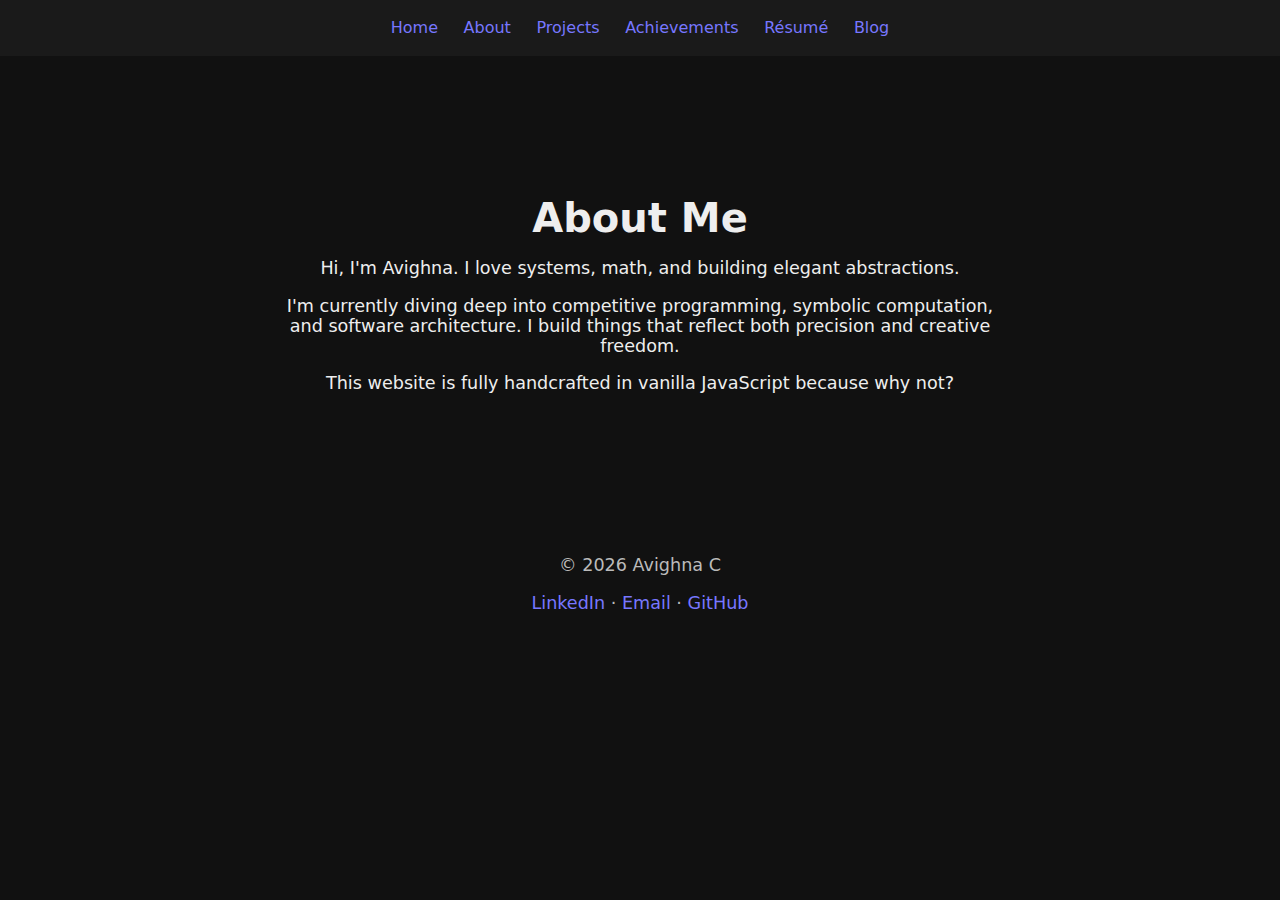
<file: about.html>
<!DOCTYPE html>
<html lang="en">
<head>
  <meta charset="UTF-8" />
  <meta name="viewport" content="width=device-width, initial-scale=1.0" />
  <title>About Me — Avighna Chhatrapati</title>
  <link rel="stylesheet" href="/assets/styles.css" />
</head>
<body>
  <div id="header-placeholder">
    <header>
      <nav>
        <a href="/">Home</a>
        <a href="/about">About</a>
        <a href="/projects">Projects</a>
        <a href="/achievements">Achievements</a>
        <a href="/resume">Résumé</a>
        <a href="/blog">Blog</a>
      </nav>
    </header>
  </div>

  <main>
    <h1>About Me</h1>
    <p>Hi, I'm Avighna. I love systems, math, and building elegant abstractions.</p>
    <p>I'm currently diving deep into competitive programming, symbolic computation, and software architecture. I build things that reflect both precision and creative freedom.</p>
    <p>This website is fully handcrafted in vanilla JavaScript because why not?</p>
  </main>

  <div id="footer-placeholder">
    <footer>
      <div class="footer-container">
        <p>&copy; <span id="year"></span> Avighna Chhatrapati</p>
        <p>
          <a href="https://linkedin.com/in/avighnakc" target="_blank" rel="noopener noreferrer">LinkedIn</a> ·
          <a href="mailto:avighnakc@gmail.com">Email</a> ·
          <a href="https://github.com/avighnac" target="_blank" rel="noopener noreferrer">GitHub</a>
        </p>
      </div>
    </footer>
  </div>
  <script src="/assets/script.js"></script>
</body>
</html>
</file>
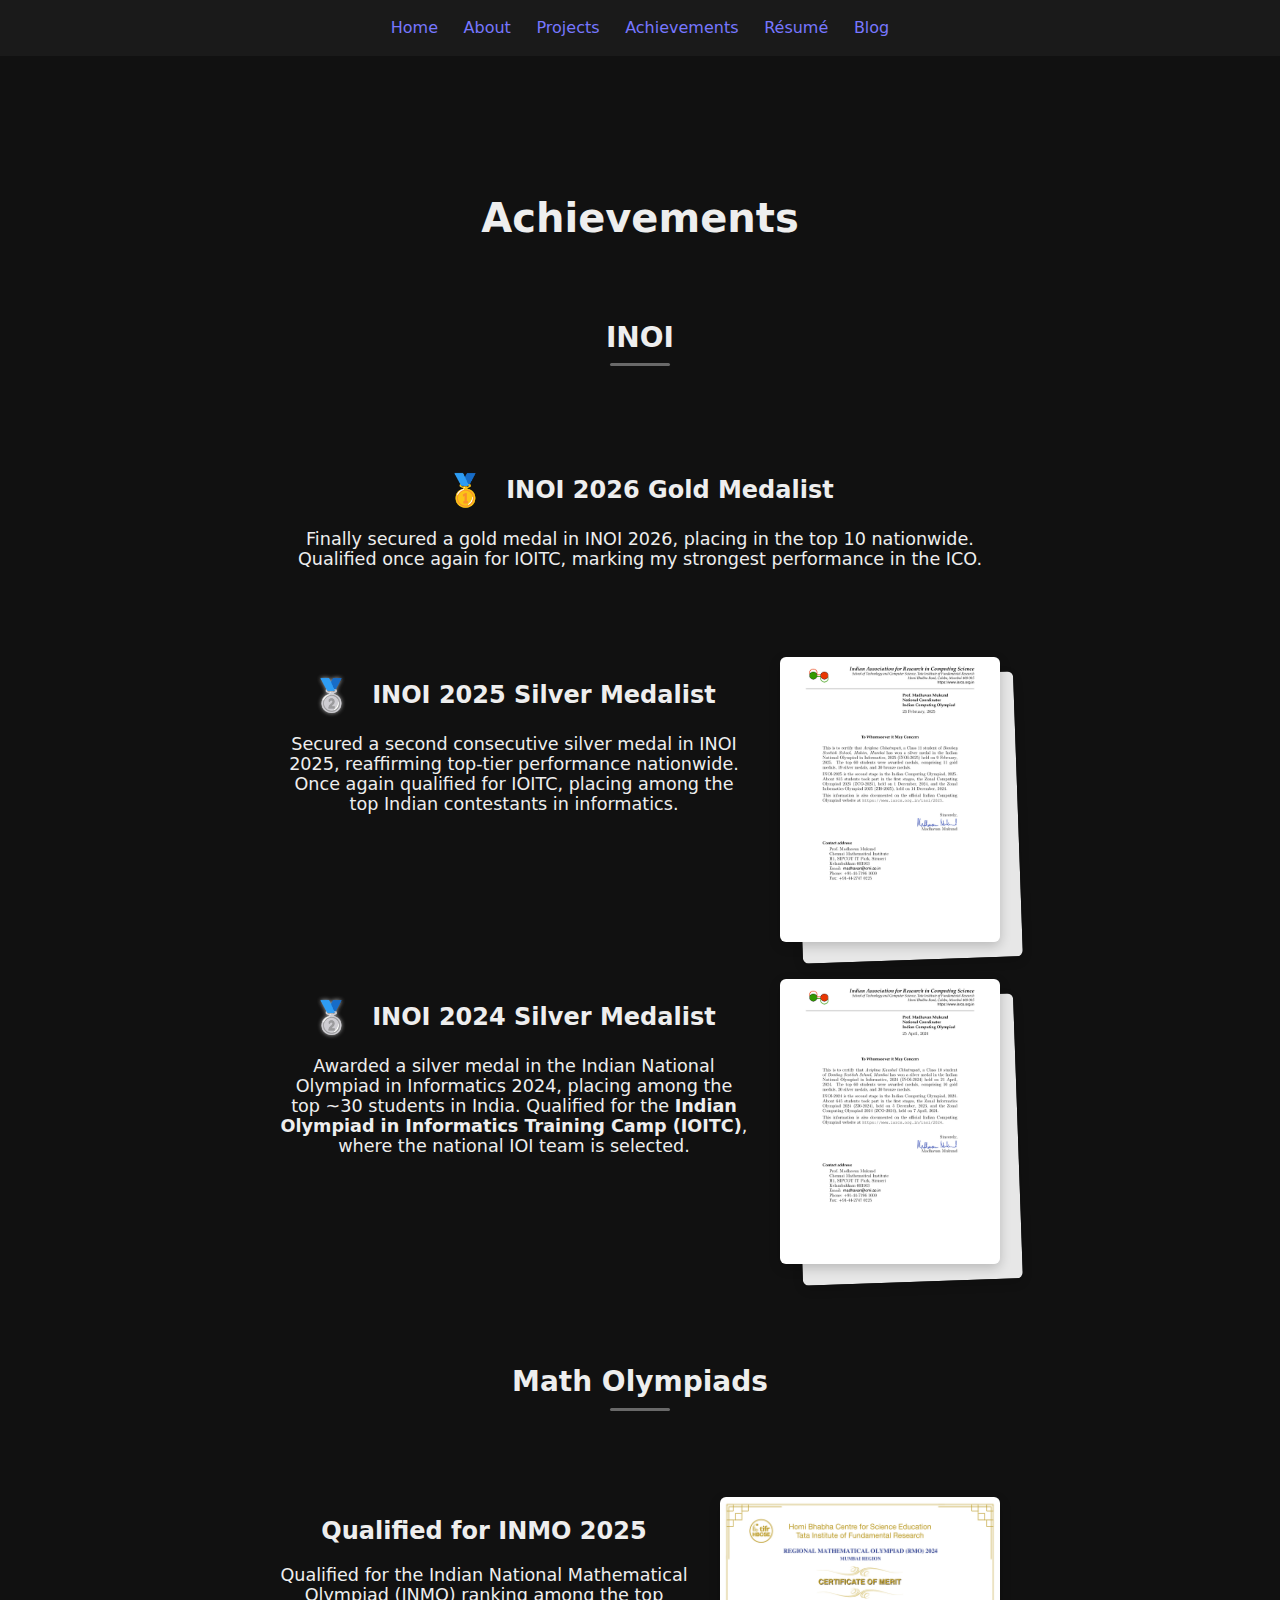
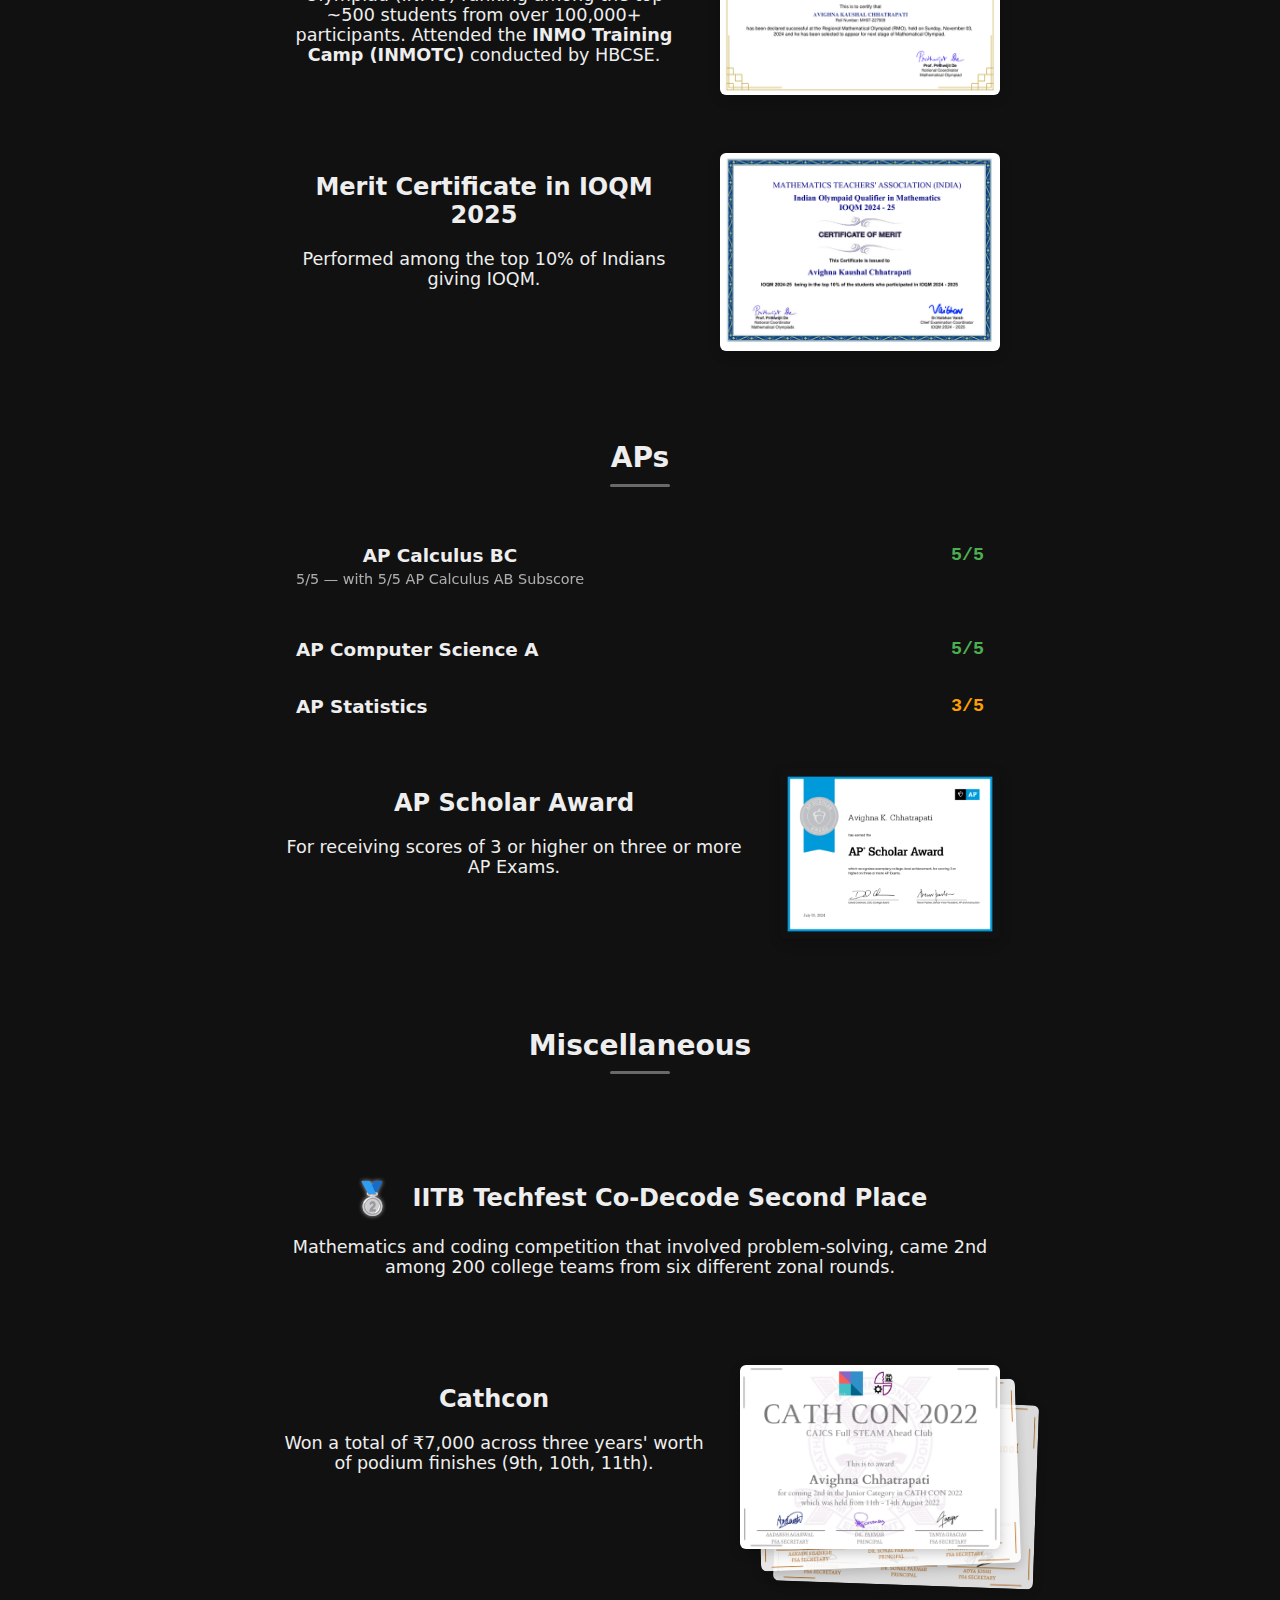
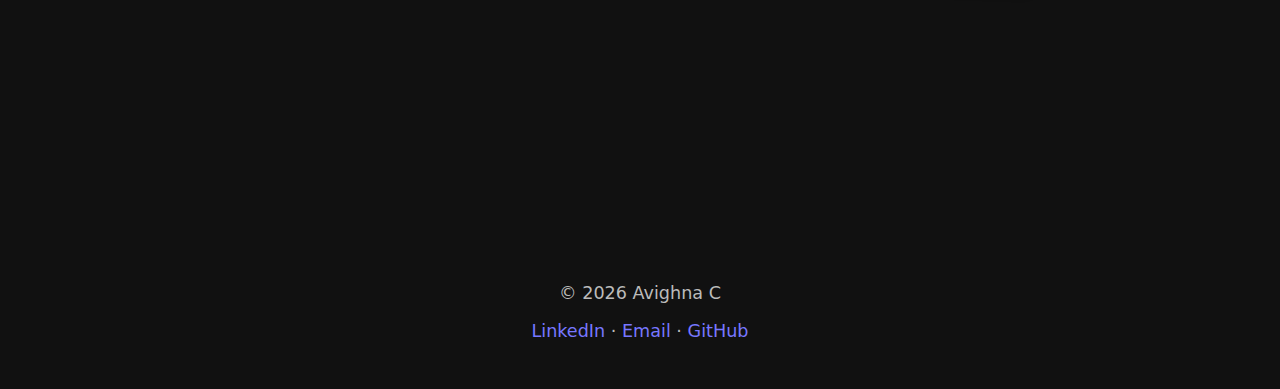
<file: achievements.html>
<!DOCTYPE html>
<html lang="en">

<head>
  <meta charset="UTF-8" />
  <meta name="viewport" content="width=device-width, initial-scale=1.0" />
  <title>Achievements — Avighna Chhatrapati</title>
  <link rel="stylesheet" href="/assets/styles.css" />
  <link rel="icon" type="image/svg+xml" href="images/favicon/favicon.svg">
  <link rel="icon" type="image/png" sizes="32x32" href="images/favicon/favicon_32x32.png">
  <link rel="icon" type="image/png" sizes="16x16" href="images/favicon/favicon_16x16.png">
  <link rel="icon" type="image/png" sizes="48x48" href="images/favicon/favicon_48x48.png">
  <link rel="icon" type="image/png" sizes="64x64" href="images/favicon/favicon_64x64.png">
  <link rel="icon" type="image/png" sizes="128x128" href="images/favicon/favicon_128x128.png">
  <link rel="shortcut icon" href="images/favicon/favicon.ico">
  <!-- Google tag (gtag.js) -->
  <script async src="https://www.googletagmanager.com/gtag/js?id=G-JDL5HQQ82Z"></script>
  <script>
    window.dataLayer = window.dataLayer || [];
    function gtag() { dataLayer.push(arguments); }
    gtag('js', new Date());
    gtag('config', 'G-JDL5HQQ82Z');
  </script>
  <link rel="shortcut icon" href="../images/favicon/favicon.ico">

</head>

<body>
  <div id="header-placeholder">
    <header>
      <nav>
        <a href="/">Home</a>
        <a href="/about">About</a>
        <a href="/projects">Projects</a>
        <a href="/achievements">Achievements</a>
        <a href="/resume">Résumé</a>
        <a href="/blog">Blog</a>
      </nav>
    </header>
  </div>

  <main>
    <h1>Achievements</h1>

    <section class="achievement-category">
      <h2 class="section-title">INOI</h2>

      <section class="achievement">
        <div class="achievement-text">
          <h2><span class="medal gold">🥇</span> INOI 2026 Gold Medalist</h2>
          <p>
            Finally secured a gold medal in INOI 2026, placing in the top 10 nationwide. Qualified once again for IOITC, marking my strongest performance in the ICO.
          </p>
        </div>
      </section>
    </section>

    <section class="achievement">
      <div class="achievement-text">
        <h2><span class="medal silver">🥈</span> INOI 2025 Silver Medalist</h2>
        <p>
          Secured a second consecutive silver medal in INOI 2025, reaffirming top-tier performance nationwide.
          Once again qualified for IOITC, placing among the top Indian contestants in informatics.
        </p>
      </div>
      <div class="cert-bundle">
        <img src="/certs/inoi2025-medal.png" alt="INOI 2025 Medal Certificate" class="cert-preview" />
        <img src="/certs/ioitc2025.png" alt="IOITC 2025 Participation Certificate" class="cert-preview stacked" />
      </div>
    </section>
    </section>

    <section class="achievement">
      <div class="achievement-text">
        <h2><span class="medal silver">🥈</span> INOI 2024 Silver Medalist</h2>
        <p>
          Awarded a silver medal in the Indian National Olympiad in Informatics 2024, placing among the top ~30
          students in India.
          Qualified for the <strong>Indian Olympiad in Informatics Training Camp (IOITC)</strong>, where the national
          IOI team is selected.
        </p>
      </div>
      <div class="cert-bundle">
        <img src="/certs/inoi2024-medal.png" alt="INOI 2024 Medal Certificate" class="cert-preview" />
        <img src="/certs/ioitc2024.png" alt="IOITC 2024 Participation Certificate" class="cert-preview stacked" />
      </div>
    </section>

    <section class="achievement-category math-oly">
      <h2 class="section-title">Math Olympiads</h2>

      <section class="achievement">
        <div class="achievement-text">
          <h2>Qualified for INMO 2025</h2>
          <p>
            Qualified for the Indian National Mathematical Olympiad (INMO) ranking among the top ~500 students from over
            100,000+ participants. Attended the <strong>INMO Training Camp (INMOTC)</strong>
            conducted by HBCSE.
          </p>
        </div>
        <div class="cert-bundle">
          <img src="/certs/inmo2025.png" alt="INMO 2025 Qualification Certificate" class="cert-preview" />
        </div>
      </section>

      <section class="achievement">
        <div class="achievement-text">
          <h2>Merit Certificate in IOQM 2025</h2>
          <p>
            Performed among the top 10% of Indians giving IOQM.
          </p>
        </div>
        <div class="cert-bundle">
          <img src="/certs/ioqm2025.png" alt="IOQM 2025 Merit Certificate" class="cert-preview" />
        </div>
      </section>
    </section>

    <section class="achievement-category ap-exams">
      <h2 class="section-title">APs</h2>

      <div class="ap-entry">
        <div class="ap-text">
          <h3>AP Calculus BC</h3>
          <p class="ap-subtext">5/5 — with 5/5 AP Calculus AB Subscore</p>
        </div>
        <div class="ap-score good">5/5</div>
      </div>

      <div class="ap-entry">
        <div class="ap-text">
          <h3>AP Computer Science A</h3>
        </div>
        <div class="ap-score good">5/5</div>
      </div>

      <div class="ap-entry">
        <div class="ap-text">
          <h3>AP Statistics</h3>
        </div>
        <div class="ap-score mid">3/5</div>
      </div>

      <section class="achievement">
        <div class="achievement-text">
          <h2>AP Scholar Award</h2>
          <p>
            For receiving scores of 3 or higher on three or more AP Exams.
          </p>
        </div>
        <div class="cert-bundle">
          <img src="/certs/apscholar.png" alt="AP Scholar Award" class="cert-preview" />
        </div>
      </section>

    </section>

    <section class="achievement-category misc">
      <h2 class="section-title">Miscellaneous</h2>

      <section class="achievement">
        <div class="achievement-text">
          <h2><span class="medal silver">🥈</span> IITB Techfest Co-Decode Second Place</h2>
          <p>Mathematics and coding competition that involved problem-solving, came 2nd among 200 college teams from six
            different zonal rounds.</p>
        </div>
      </section>

      <section class="achievement">
        <div class="achievement-text">
          <h2>Cathcon</h2>
          <p>Won a total of ₹7,000 across three years' worth of podium finishes (9th, 10th, 11th).</p>
        </div>
        <div class="cert-bundle">
          <img src="/certs/cathcon1.png" alt="First cathcon certificate" class="cert-preview" />
          <img src="/certs/cathcon2.png" alt="Second cathcon certificate" class="cert-preview stacked" />
          <img src="/certs/cathcon3.png" alt="Third cathcon certificate" class="cert-preview stacked" />
        </div>
      </section>
    </section>
  </main>

  <div id="footer-placeholder">
    <footer>
      <div class="footer-container">
        <p>&copy; <span id="year"></span> Avighna Chhatrapati</p>
        <p>
          <a href="https://linkedin.com/in/avighnakc" target="_blank" rel="noopener noreferrer">LinkedIn</a> ·
          <a href="mailto:avighnakc@gmail.com">Email</a> ·
          <a href="https://github.com/avighnac" target="_blank" rel="noopener noreferrer">GitHub</a>
        </p>
      </div>
    </footer>
  </div>
  <script src="/assets/script.js"></script>
</body>

</html>
</file>
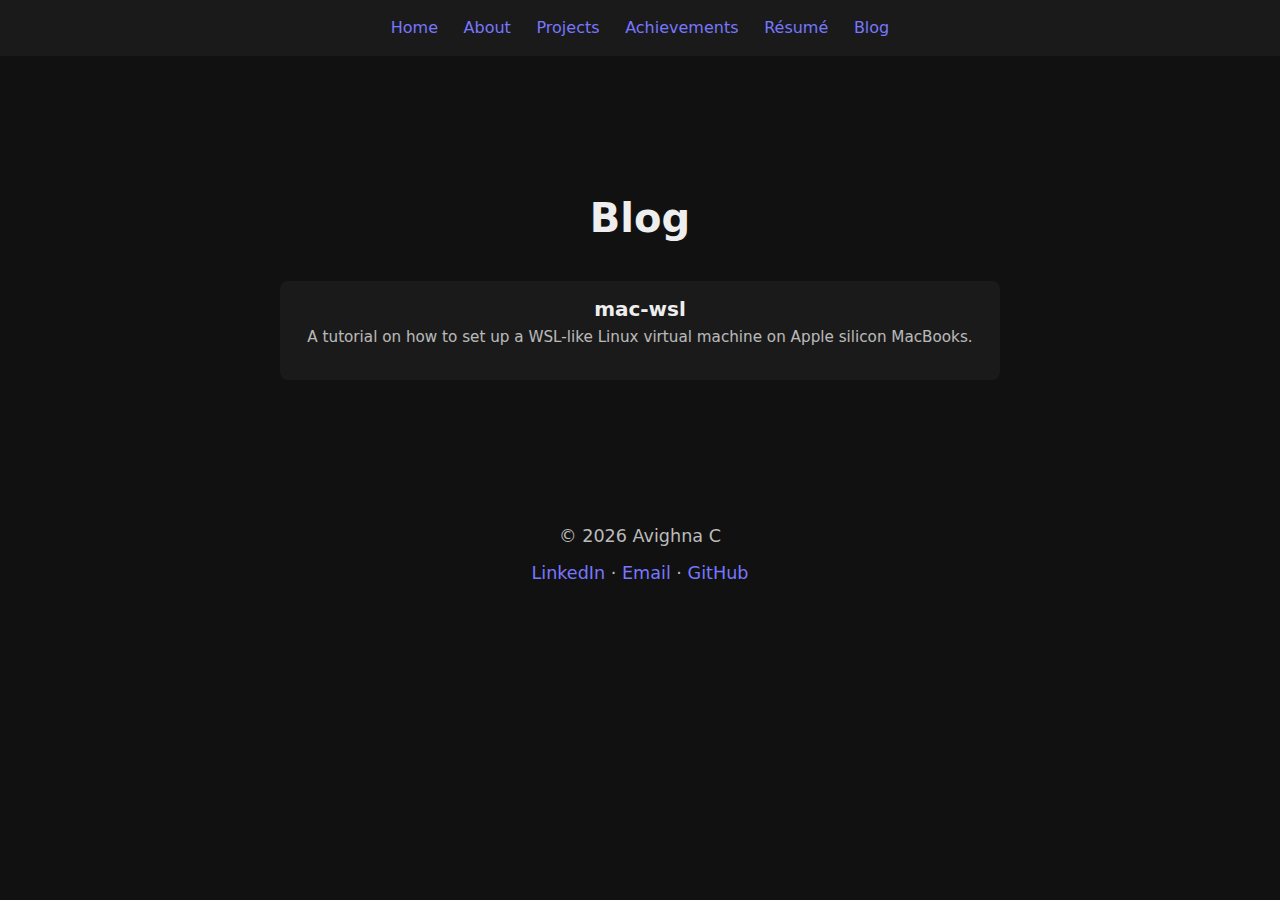
<file: blog.html>
<!DOCTYPE html>
<html lang="en">

<head>
  <meta charset="UTF-8" />
  <meta name="viewport" content="width=device-width, initial-scale=1.0" />
  <title>Blog — Avighna C</title>
  <link rel="stylesheet" href="/assets/styles.css" />
</head>

<body>
  <div id="header-placeholder">
    <header>
      <nav>
        <a href="/">Home</a>
        <a href="/about">About</a>
        <a href="/projects">Projects</a>
        <a href="/achievements">Achievements</a>
        <a href="/resume">Résumé</a>
        <a href="/blog">Blog</a>
      </nav>
    </header>
  </div>

  <main>
    <h1>Blog</h1>
    <ul class="blog-list">
      <li>
        <a href="/blog/mac-wsl" class="blog-link">
          <h2 class="blog-title">mac-wsl</h2>
          <p class="blog-description">A tutorial on how to set up a WSL-like Linux virtual machine on Apple silicon
            MacBooks.</p>
        </a>
      </li>
      <!-- Add more blog entries here -->
    </ul>
  </main>

  <div id="footer-placeholder">
    <footer>
      <div class="footer-container">
        <p>&copy; <span id="year"></span> Avighna C</p>
        <p>
          <a href="https://linkedin.com/in/avighnakc" target="_blank" rel="noopener noreferrer">LinkedIn</a> ·
          <a href="mailto:avighnakc@gmail.com">Email</a> ·
          <a href="https://github.com/avighnac" target="_blank" rel="noopener noreferrer">GitHub</a>
        </p>
      </div>
    </footer>
  </div>
  <script src="/assets/script.js"></script>
</body>

</html>
</file>
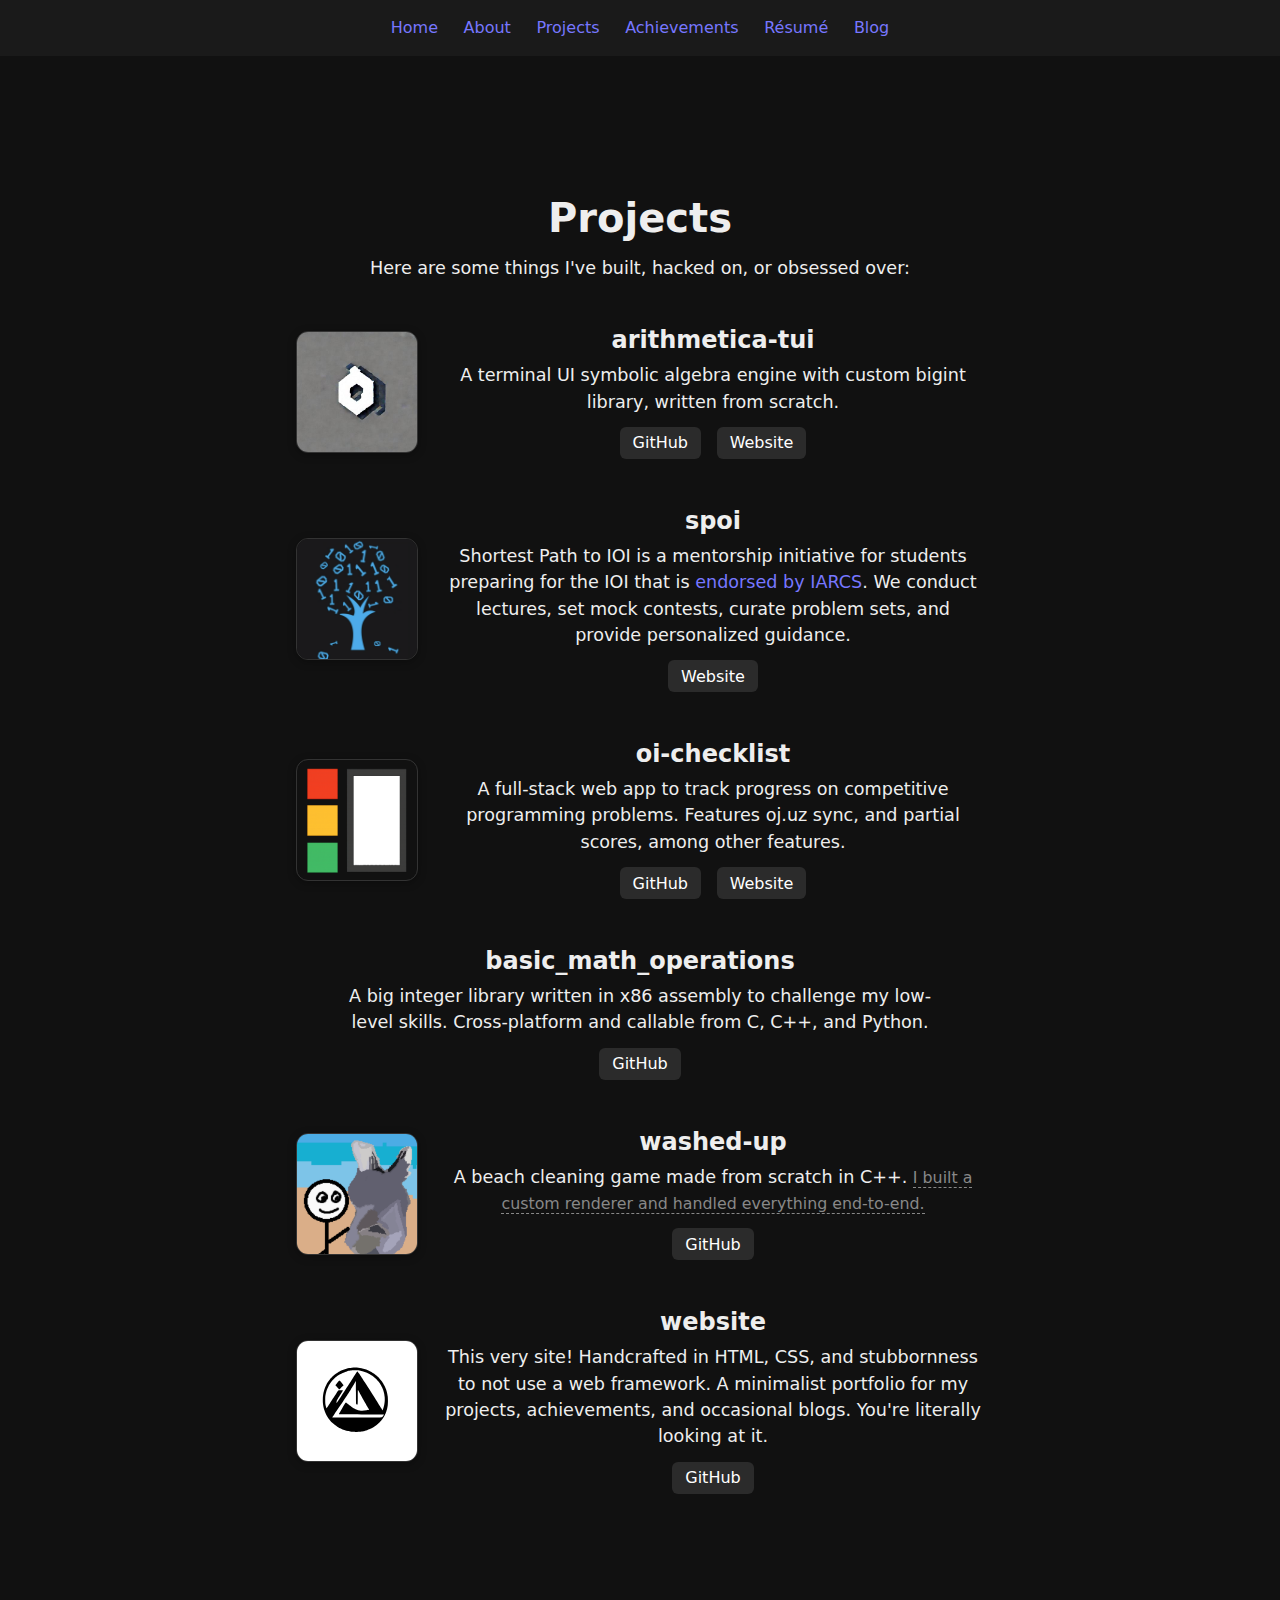
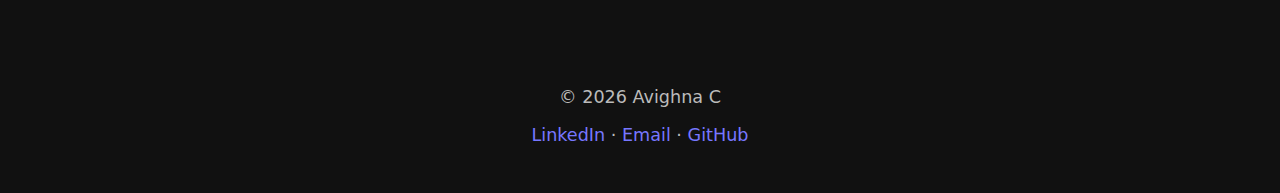
<file: projects.html>
<!DOCTYPE html>
<html lang="en">

<head>
  <meta charset="UTF-8" />
  <meta name="viewport" content="width=device-width, initial-scale=1.0" />
  <title>Projects — Avighna Chhatrapati</title>
  <link rel="stylesheet" href="/assets/styles.css" />
  <link rel="icon" type="image/svg+xml" href="images/favicon/favicon.svg">
  <link rel="icon" type="image/png" sizes="32x32" href="images/favicon/favicon_32x32.png">
  <link rel="icon" type="image/png" sizes="16x16" href="images/favicon/favicon_16x16.png">
  <link rel="icon" type="image/png" sizes="48x48" href="images/favicon/favicon_48x48.png">
  <link rel="icon" type="image/png" sizes="64x64" href="images/favicon/favicon_64x64.png">
  <link rel="icon" type="image/png" sizes="128x128" href="images/favicon/favicon_128x128.png">
  <link rel="shortcut icon" href="images/favicon/favicon.ico">
<!-- Google tag (gtag.js) -->
<script async src="https://www.googletagmanager.com/gtag/js?id=G-JDL5HQQ82Z"></script>
<script>
  window.dataLayer = window.dataLayer || [];
  function gtag(){dataLayer.push(arguments);}
  gtag('js', new Date());
  gtag('config', 'G-JDL5HQQ82Z');
</script>
<link rel="shortcut icon" href="../images/favicon/favicon.ico">

</head>

<body>
  <div id="header-placeholder">
    <header>
      <nav>
        <a href="/">Home</a>
        <a href="/about">About</a>
        <a href="/projects">Projects</a>
        <a href="/achievements">Achievements</a>
        <a href="/resume">Résumé</a>
        <a href="/blog">Blog</a>
      </nav>
    </header>
  </div>

  <main>
    <h1>Projects</h1>
    <p>Here are some things I've built, hacked on, or obsessed over:</p>

    <section class="project">
      <img src="/images/arithmetica.jpeg" alt="arithmetica-tui icon" />
      <div class="project-text">
        <h2>arithmetica-tui</h2>
        <p>A terminal UI symbolic algebra engine with custom bigint library, written from scratch.</p>
        <div class="project-links">
          <a href="https://github.com/avighnac/arithmetica-tui" target="_blank">GitHub</a>
          <a href="https://arithmetica-org.github.io/arithmetica-website" target="_blank">Website</a>
        </div>
      </div>
    </section>

    <section class="project">
      <img src="/images/spoi.png" alt="spoi icon" />
      <div class="project-text">
        <h2>spoi</h2>
        <p>Shortest Path to IOI is a mentorship initiative for students preparing for the IOI that is <a
            href="https://www.iarcs.org.in/inoi/#about:~:text=Mentoring%20programme%20for%20ZCO%2C%20INOI%20and%20IOITC%20by%20past%20IOITC%20participants%20%C2%A0..."
            target="_blank">endorsed by IARCS</a>. We conduct lectures, set mock contests, curate problem sets, and
          provide personalized guidance.</p>
        <div class="project-links">
          <a href="https://spoi.org.in" target="_blank">Website</a>
        </div>
      </div>
    </section>

    <section class="project">
      <img src="/images/oi-checklist.png" alt="spoi icon" />
      <div class="project-text">
        <h2>oi-checklist</h2>
        <p>A full-stack web app to track progress on competitive programming problems. Features oj.uz sync, and partial
          scores, among other features.</p>
        <div class="project-links">
          <a href="https://github.com/avighnac/oi-checklist" target="_blank">GitHub</a>
          <a href="/checklist" target="_blank">Website</a>
        </div>
      </div>
    </section>

    <section class="project no-image">
      <div class="project-text">
        <h2>basic_math_operations</h2>
        <p>A big integer library written in x86 assembly to challenge my low-level skills. Cross-platform and callable
          from C, C++, and Python.</p>
        <div class="project-links">
          <a href="https://github.com/avighnac/basic_math_operations" target="_blank">GitHub</a>
        </div>
      </div>
    </section>

    <section class="project">
      <img src="/images/washedup.ico" alt="washed up icon" />
      <div class="project-text">
        <h2>washed-up</h2>
        <p>
          A beach cleaning game made from scratch in C++.
          <span class="hover-detail"
            data-tooltip="I implemented a custom software renderer using raw pixel buffers, manual rectangle drawing, and double buffering. All sprites were drawn by hand, and I handled every aspect of the game: rendering engine, input, game loop, assets, and packaging.">
            I built a custom renderer and handled everything end-to-end.
          </span>
        </p>
        <div class="project-links">
          <a href="https://github.com/avighnac/washed-up" target="_blank">GitHub</a>
        </div>
      </div>
    </section>

    <section class="project">
      <img src="/images/favicon/favicon.svg" alt="website icon" />
      <div class="project-text">
        <h2>website</h2>
        <p>This very site! Handcrafted in HTML, CSS, and stubbornness to not use a web framework. A minimalist portfolio
          for my projects,
          achievements, and occasional blogs. You're literally looking at it.</p>
        <div class="project-links">
          <a href="https://github.com/avighnac/website" target="_blank">GitHub</a>
        </div>
      </div>
    </section>
  </main>

  <div id="footer-placeholder">
    <footer>
      <div class="footer-container">
        <p>&copy; <span id="year"></span> Avighna Chhatrapati</p>
        <p>
          <a href="https://linkedin.com/in/avighnakc" target="_blank" rel="noopener noreferrer">LinkedIn</a> ·
          <a href="mailto:avighnakc@gmail.com">Email</a> ·
          <a href="https://github.com/avighnac" target="_blank" rel="noopener noreferrer">GitHub</a>
        </p>
      </div>
    </footer>
  </div>
  <script src="/assets/script.js"></script>
</body>

</html>
</file>
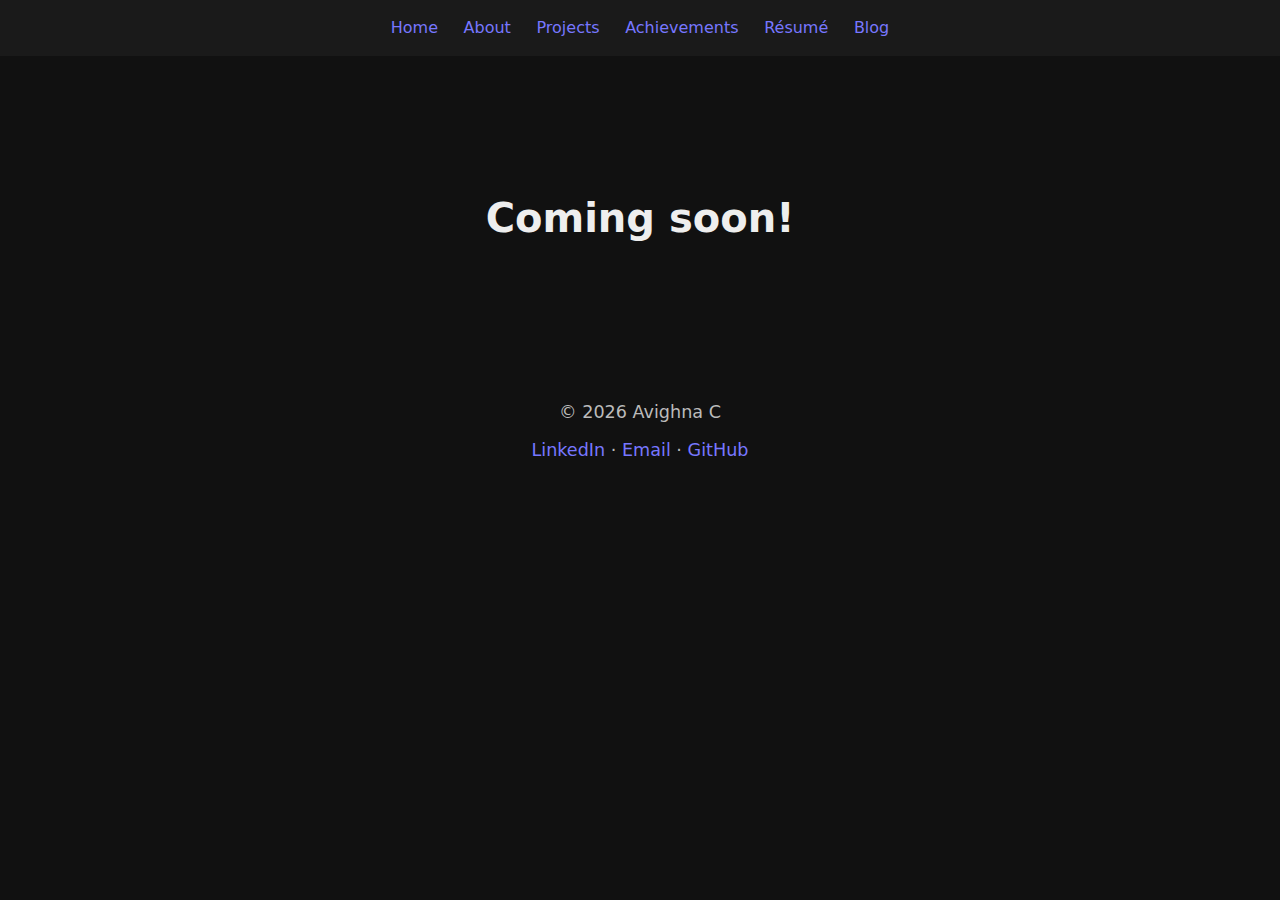
<file: resume.html>
<!DOCTYPE html>
<html lang="en">
<head>
  <meta charset="UTF-8" />
  <meta name="viewport" content="width=device-width, initial-scale=1.0" />
  <title>Résumé — Avighna C</title>
  <link rel="stylesheet" href="/assets/styles.css" />
</head>
<body>
  <div id="header-placeholder"></div>

  <main>
    <h1>Coming soon!</h1>
    <!-- <h1>Résumé</h1>
    <p>View or download my résumé below:</p>
    <a href="/assets/resume.pdf" target="_blank" download>Download PDF →</a> -->
  </main>

  <div id="footer-placeholder"></div>
  <script src="/assets/script.js"></script>
</body>
</html>
</file>
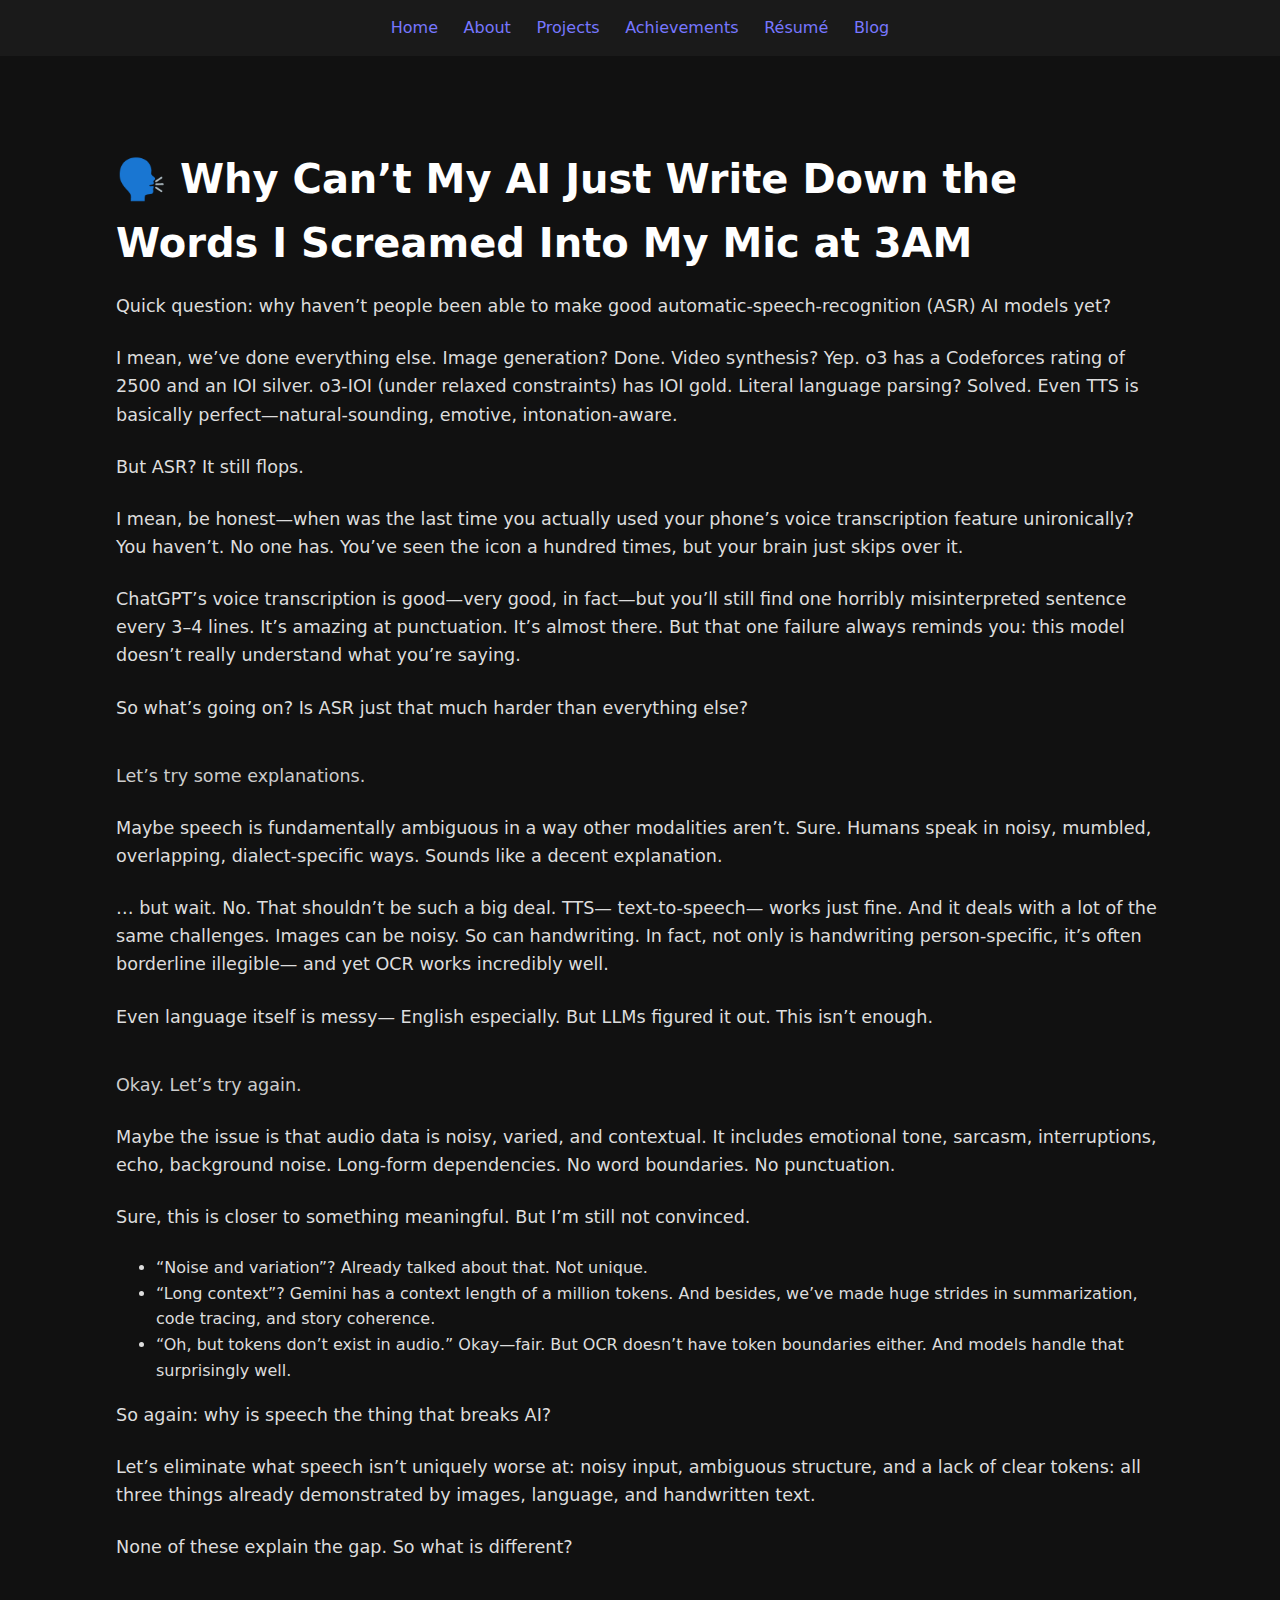
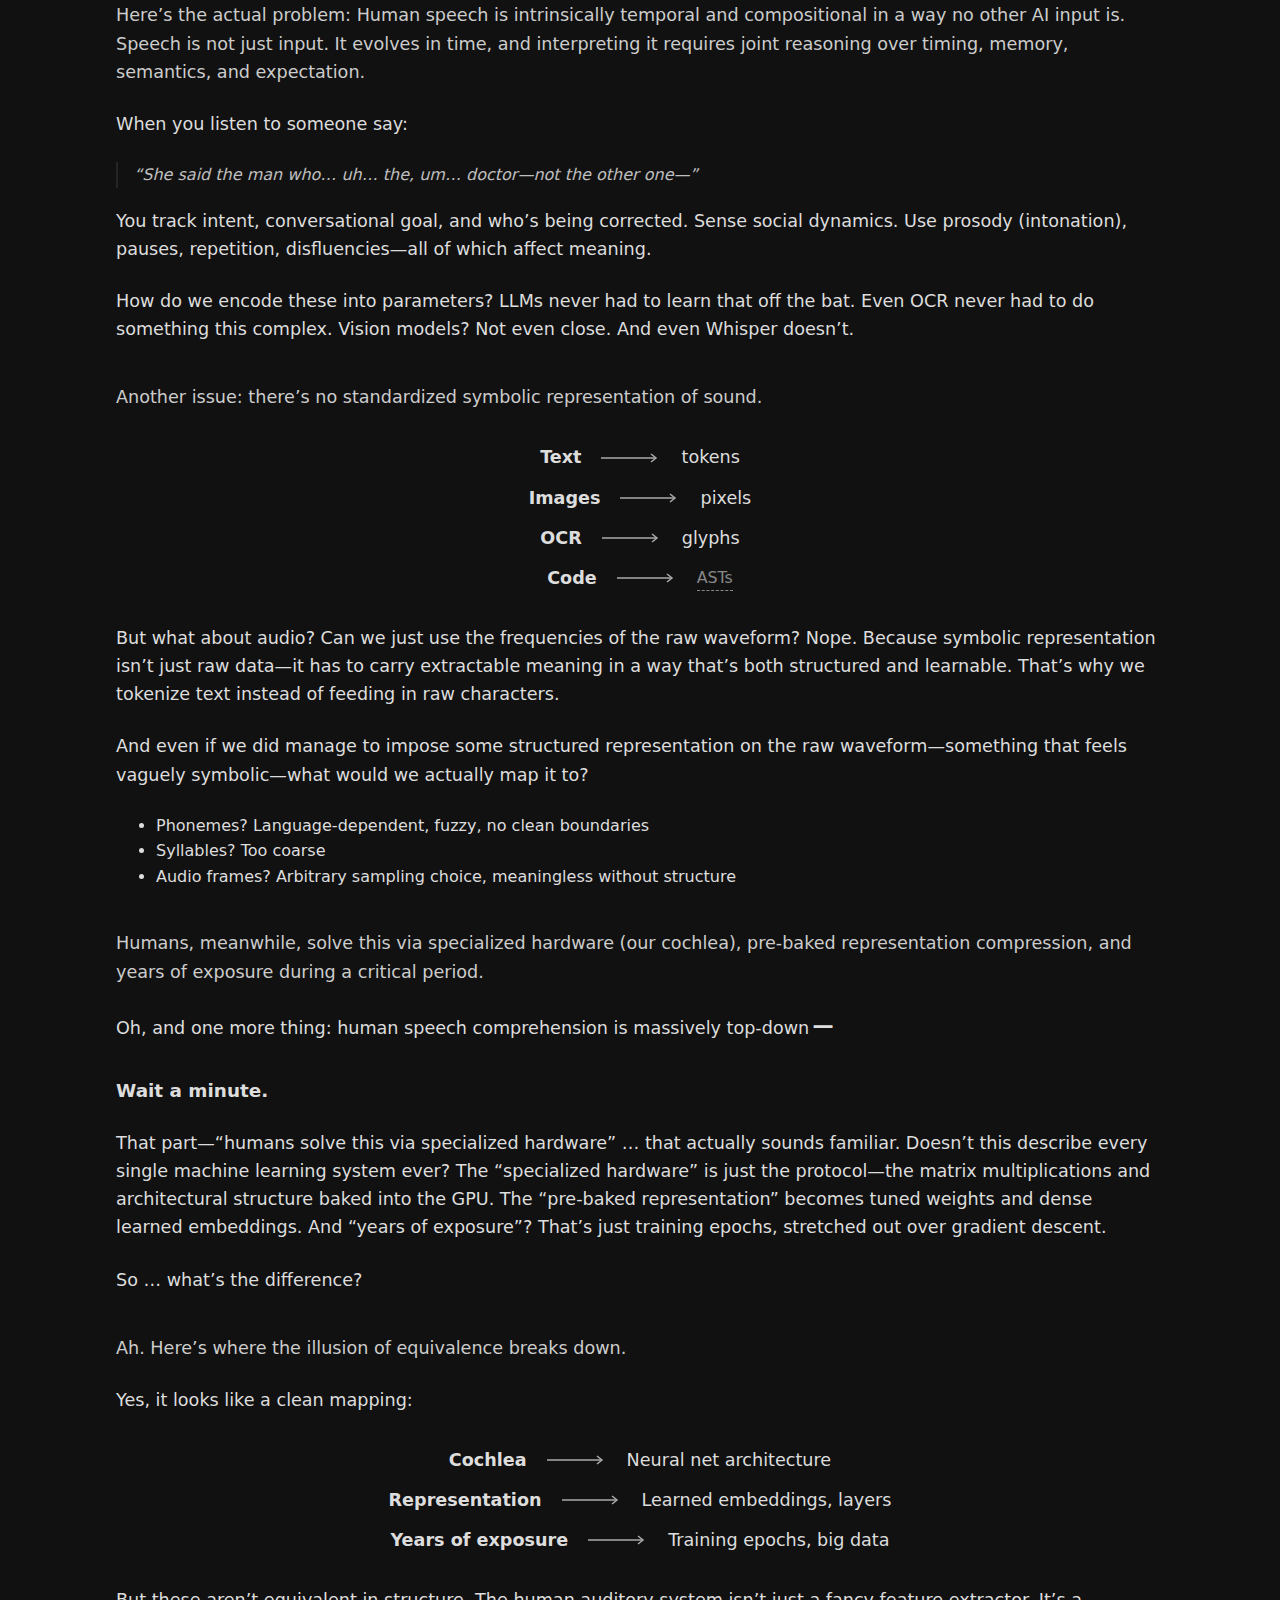
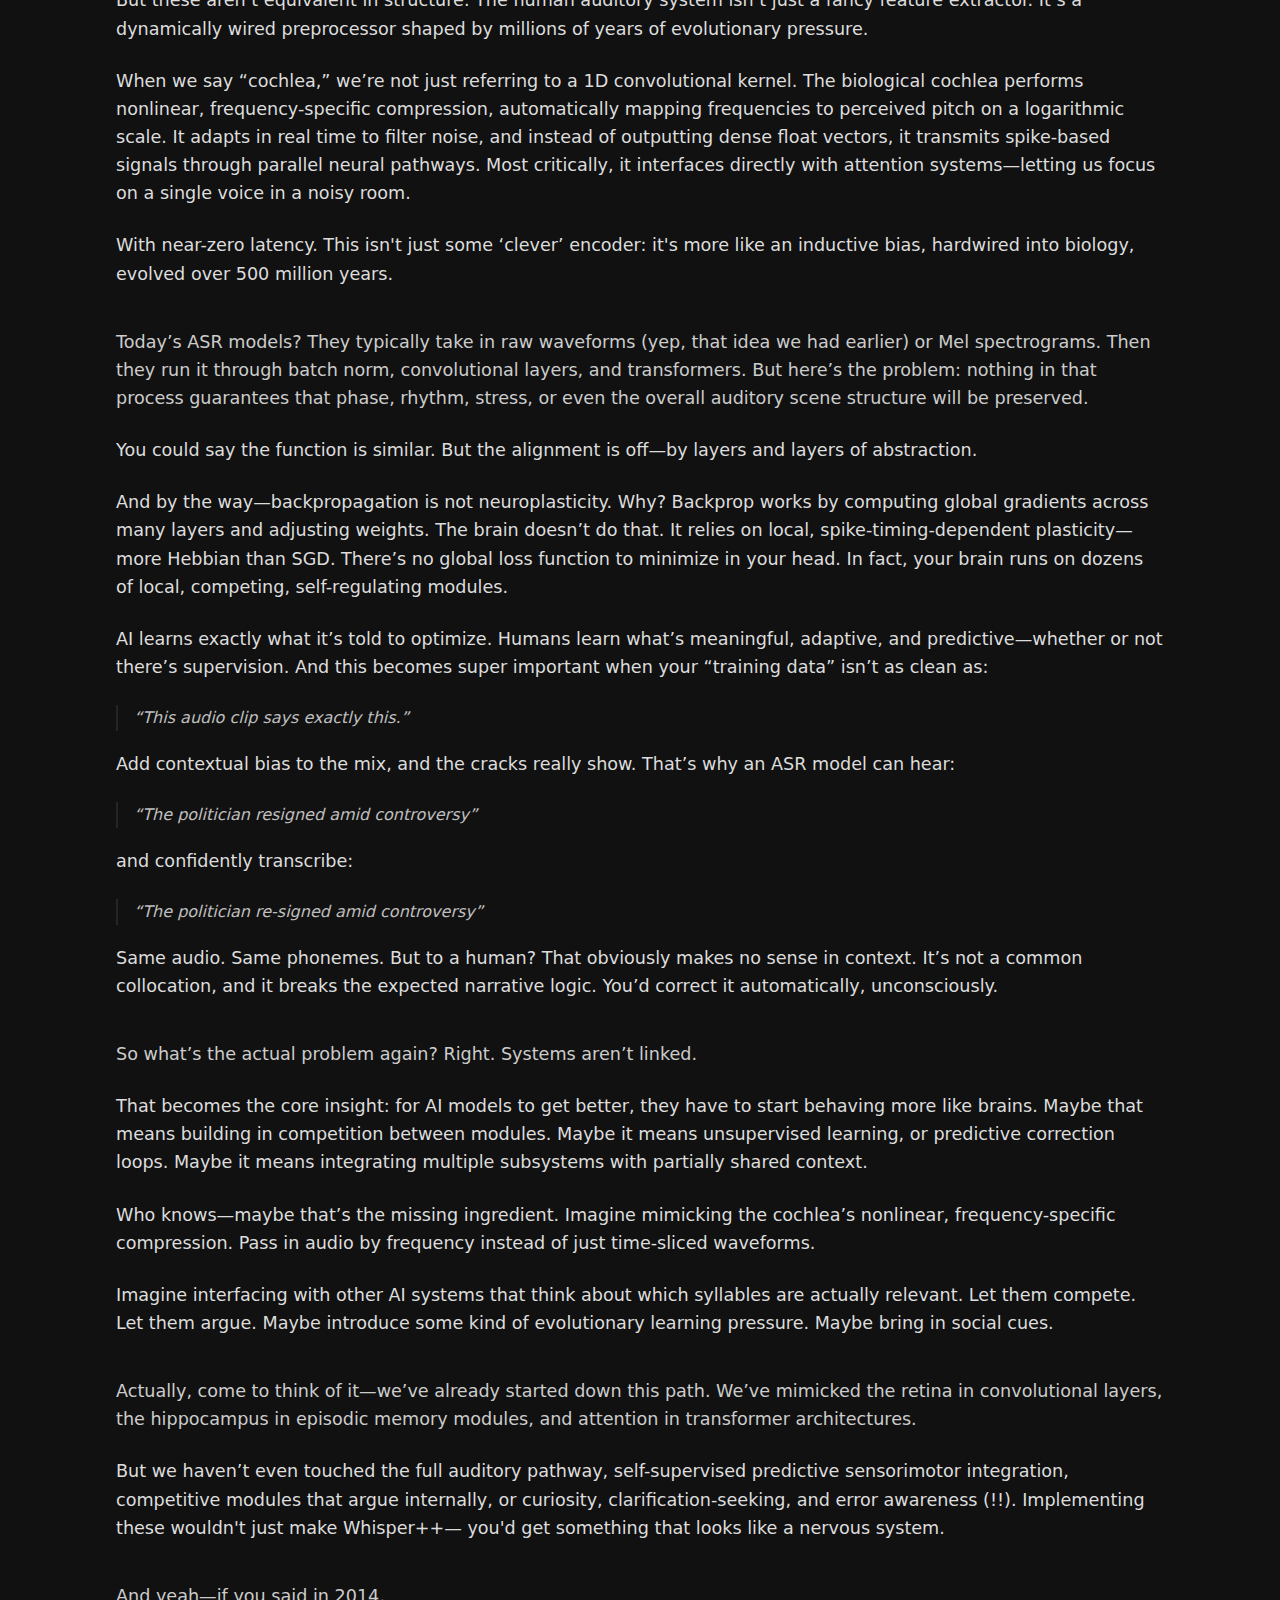
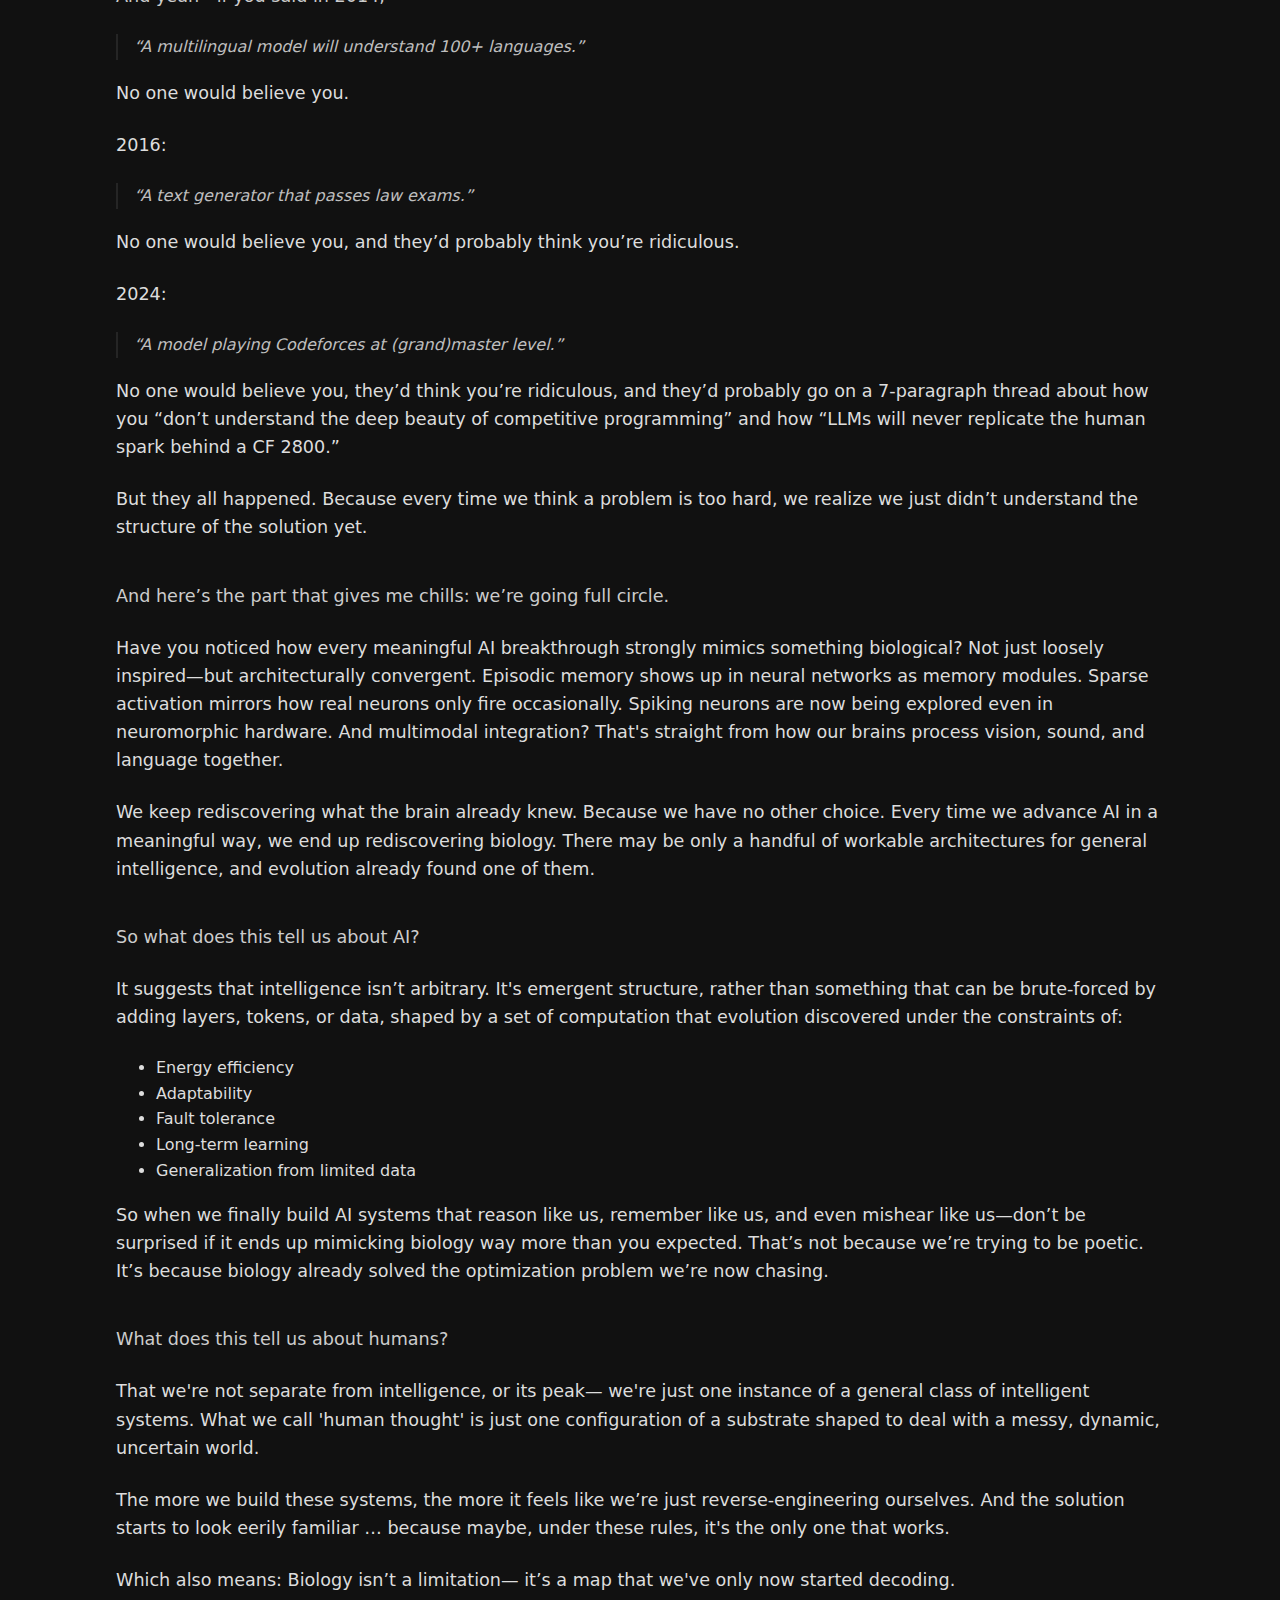
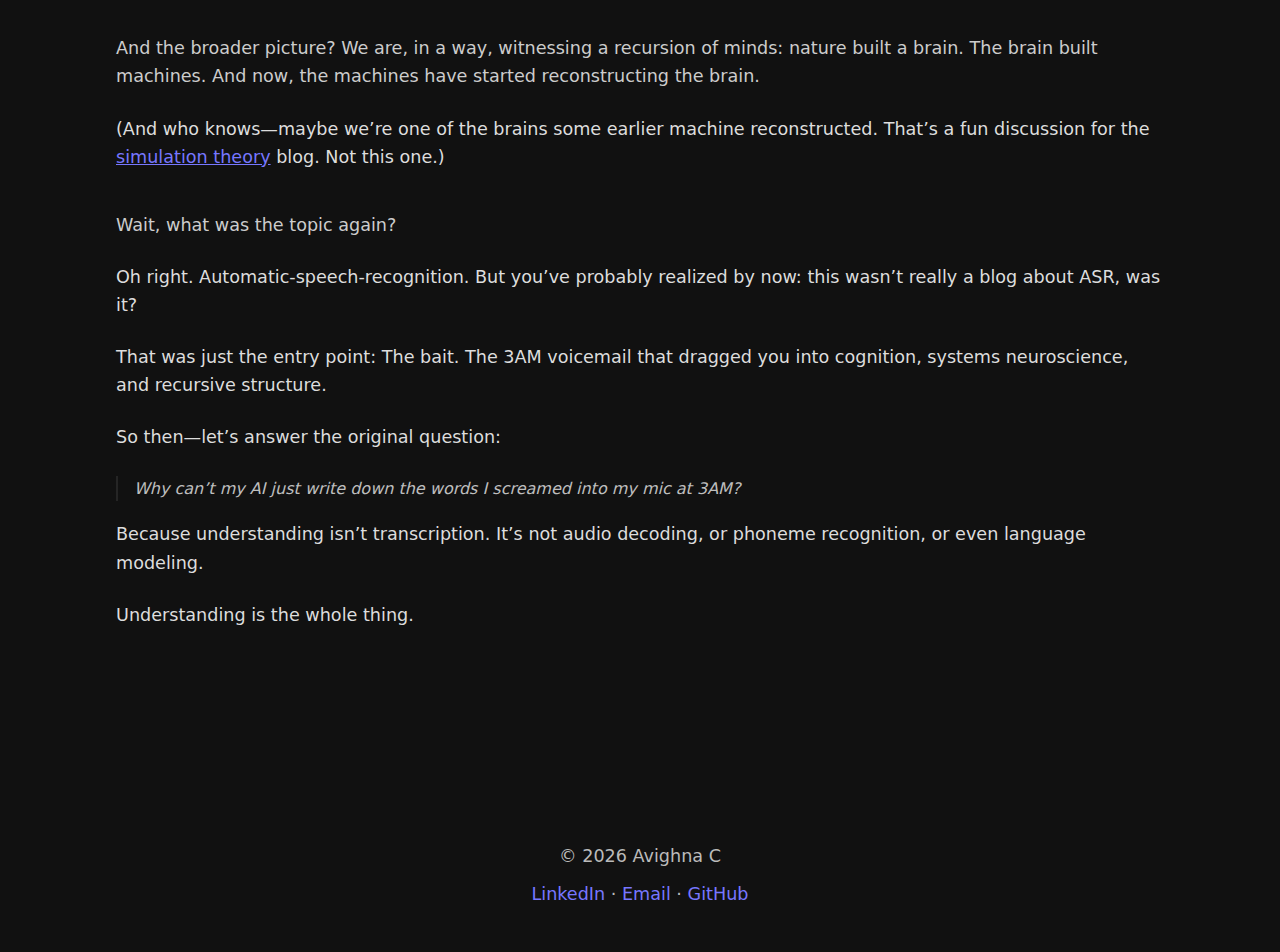
<file: blog/ai-asr.html>
<!DOCTYPE html>
<html lang="en">

<head>
  <meta charset="UTF-8" />
  <meta name="viewport" content="width=device-width, initial-scale=1.0" />
  <title>ai-asr — Blog</title>
  <link rel="stylesheet" href="../assets/styles.css" />
  <link rel="icon" type="image/svg+xml" href="../images/favicon/favicon.svg">
  <link rel="icon" type="image/png" sizes="32x32" href="../images/favicon/favicon_32x32.png">
  <link rel="icon" type="image/png" sizes="16x16" href="../images/favicon/favicon_16x16.png">
  <link rel="icon" type="image/png" sizes="48x48" href="../images/favicon/favicon_48x48.png">
  <link rel="icon" type="image/png" sizes="64x64" href="../images/favicon/favicon_64x64.png">
  <link rel="icon" type="image/png" sizes="128x128" href="../images/favicon/favicon_128x128.png">
  <link rel="shortcut icon" href="../images/favicon/favicon.ico">
</head>

<body>
  <div id="header-placeholder">
    <header>
      <nav>
        <a href="/">Home</a>
        <a href="/about">About</a>
        <a href="/projects">Projects</a>
        <a href="/achievements">Achievements</a>
        <a href="/resume">Résumé</a>
        <a href="/blog">Blog</a>
      </nav>
    </header>
  </div>

  <main class="blog-page">
    <article class="blog-post">
      <!-- Use a consistent and typographically clear format for better readability -->
      <h1>🗣️ Why Can’t My AI Just Write Down the Words I Screamed Into My Mic at 3AM</h1>

      <!-- Instead of multiple <p> tags for every sentence, logically group paragraphs for better flow -->
      <p>
        Quick question: why haven’t people been able to make good automatic-speech-recognition (ASR) AI models yet?
      </p>

      <p>
        I mean, we’ve done everything else. Image generation? Done. Video synthesis? Yep. o3 has a Codeforces rating of
        2500 and an IOI silver. o3-IOI (under relaxed constraints) has IOI gold. Literal language parsing? Solved. Even
        TTS is basically perfect—natural-sounding, emotive, intonation-aware.
      </p>

      <p>
        But ASR? It still flops.
      </p>

      <p>
        I mean, be honest—when was the last time you actually used your phone’s voice transcription feature
        unironically? You haven’t. No one has. You’ve seen the icon a hundred times, but your brain just skips over it.
      </p>

      <p>
        ChatGPT’s voice transcription is good—very good, in fact—but you’ll still find one horribly misinterpreted
        sentence every 3–4 lines. It’s amazing at punctuation. It’s almost there. But that one failure always reminds
        you: this model doesn’t really understand what you’re saying.
      </p>

      <p>So what’s going on? Is ASR just that much harder than everything else?</p>

      <p class="blog-transition">Let’s try some explanations.</p>

      <p>Maybe speech is fundamentally ambiguous in a way other modalities aren’t. Sure. Humans speak in noisy, mumbled,
        overlapping, dialect-specific ways. Sounds like a decent explanation.</p>

      <p>… but wait. No. That shouldn’t be such a big deal. TTS— text-to-speech— works just fine. And it deals with a
        lot
        of the same challenges. Images can be noisy. So can handwriting. In fact, not only is handwriting
        person-specific, it’s often borderline illegible— and yet OCR works incredibly well.</p>

      <p>Even language itself is messy— English especially. But LLMs figured it out. This isn’t enough.</p>

      <p class="blog-transition">Okay. Let’s try again.</p>

      <p>
        Maybe the issue is that audio data is noisy, varied, and contextual. It includes emotional tone, sarcasm,
        interruptions, echo, background noise. Long-form dependencies. No word boundaries. No punctuation.
      </p>

      <p>
        Sure, this is closer to something meaningful. But I’m still not convinced.
      </p>

      <ul>
        <li>“Noise and variation”? Already talked about that. Not unique.</li>
        <li>“Long context”? Gemini has a context length of a million tokens. And besides, we’ve made huge strides in
          summarization, code tracing, and story coherence.</li>
        <li>“Oh, but tokens don’t exist in audio.” Okay—fair. But OCR doesn’t have token boundaries either. And models
          handle that surprisingly well.</li>
      </ul>

      <p>So again: why is speech the thing that breaks AI?</p>

      <p>Let’s eliminate what speech isn’t uniquely worse at: noisy input, ambiguous structure, and a lack of clear
        tokens: all three things already demonstrated by images, language, and handwritten text.</p>

      <p>None of these explain the gap. So what is different?</p>

      <p class="blog-transition">Here’s the actual problem: Human speech is intrinsically temporal and compositional in
        a way no other AI input is. Speech is not just input. It evolves in time, and interpreting it requires joint
        reasoning over timing, memory,
        semantics, and expectation.</p>

      <p>When you listen to someone say:</p>

      <blockquote>“She said the man who… uh… the, um… doctor—not the other one—”</blockquote>

      <p>You track intent, conversational goal, and who’s being corrected. Sense social dynamics. Use prosody
        (intonation), pauses, repetition, disfluencies—all of which affect meaning.</p>

      <p>How do we encode these into parameters? LLMs never had to learn that off the bat. Even OCR never had to do
        something this complex. Vision models? Not even close. And even Whisper doesn’t.</p>

      <p class="blog-transition">Another issue: there’s no standardized symbolic representation of sound.</p>

      <div class="symbol-map">
        <div>
          <strong>Text</strong>
          <svg viewBox="0 0 60 16" class="inline-arrow">
            <line x1="0" y1="8" x2="55" y2="8" />
            <polyline points="50,4 55,8 50,12" />
          </svg>
          tokens
        </div>
        <div>
          <strong>Images</strong>
          <svg viewBox="0 0 60 16" class="inline-arrow">
            <line x1="0" y1="8" x2="55" y2="8" />
            <polyline points="50,4 55,8 50,12" />
          </svg>
          pixels
        </div>
        <div>
          <strong>OCR</strong>
          <svg viewBox="0 0 60 16" class="inline-arrow">
            <line x1="0" y1="8" x2="55" y2="8" />
            <polyline points="50,4 55,8 50,12" />
          </svg>
          glyphs
        </div>
        <div>
          <strong>Code</strong>
          <svg viewBox="0 0 60 16" class="inline-arrow tooltip-arrow">
            <line x1="0" y1="8" x2="55" y2="8" />
            <polyline points="50,4 55,8 50,12" />
          </svg>
          <span class="hover-detail"
            data-tooltip="This one’s so clean it barely counts—we literally have compilers.">ASTs</span>
        </div>
      </div>

      <p>But what about audio? Can we just use the frequencies of the raw waveform? Nope. Because symbolic
        representation isn’t just raw data—it has to carry extractable meaning in a way that’s both structured and
        learnable. That’s why we tokenize text instead of feeding in raw characters.</p>

      <p>And even if we did manage to impose some structured representation on the raw waveform—something that feels
        vaguely symbolic—what would we actually map it to?</p>

      <ul>
        <li>Phonemes? Language-dependent, fuzzy, no clean boundaries</li>
        <li>Syllables? Too coarse</li>
        <li>Audio frames? Arbitrary sampling choice, meaningless without structure</li>
      </ul>

      <p class="blog-transition">Humans, meanwhile, solve this via specialized hardware (our cochlea), pre-baked
        representation
        compression, and years of exposure during a critical period. </p>

      <p>
        Oh, and one more thing: human speech comprehension is massively top-down<span class="interruption">—</span>
      </p>

      <p class="blog-hard-break">Wait a minute.</p>

      <p>
        That part—“humans solve this via specialized hardware” … that actually sounds familiar. Doesn’t this describe
        every single machine learning system ever? The “specialized hardware” is just the protocol—the matrix
        multiplications and architectural structure baked into the GPU. The “pre-baked representation” becomes tuned
        weights and dense learned embeddings. And “years of exposure”? That’s just training epochs, stretched out over
        gradient descent.
      </p>

      <p>So … what’s the difference?</p>

      <p class="blog-transition">Ah. Here’s where the illusion of equivalence breaks down.</p>

      <p>Yes, it looks like a clean mapping:</p>

      <div class="symbol-map">
        <div>
          <strong>Cochlea</strong>
          <svg viewBox="0 0 60 16" class="inline-arrow">
            <line x1="0" y1="8" x2="55" y2="8" />
            <polyline points="50,4 55,8 50,12" />
          </svg>
          Neural net architecture
        </div>
        <div>
          <strong>Representation</strong>
          <svg viewBox="0 0 60 16" class="inline-arrow">
            <line x1="0" y1="8" x2="55" y2="8" />
            <polyline points="50,4 55,8 50,12" />
          </svg>
          Learned embeddings, layers
        </div>
        <div>
          <strong>Years of exposure</strong>
          <svg viewBox="0 0 60 16" class="inline-arrow">
            <line x1="0" y1="8" x2="55" y2="8" />
            <polyline points="50,4 55,8 50,12" />
          </svg>
          Training epochs, big data
        </div>
      </div>

      <p>But these aren’t equivalent in structure. The human auditory system isn’t just a fancy feature extractor. It’s
        a dynamically wired preprocessor shaped by millions of years of evolutionary pressure.</p>

      <p>When we say “cochlea,” we’re not just referring to a 1D convolutional kernel. The biological cochlea performs
        nonlinear, frequency-specific compression, automatically mapping frequencies to perceived pitch on a logarithmic
        scale. It adapts in real time to filter noise, and instead of outputting dense float vectors, it transmits
        spike-based signals through parallel neural pathways. Most critically, it interfaces directly with attention
        systems—letting us focus on a single voice in a noisy room.
      </p>

      <p>With near-zero latency. This isn't just some ‘clever’ encoder: it's more like an inductive bias, hardwired into
        biology, evolved over 500 million years.</p>

      <p class="blog-transition">Today’s ASR models? They typically take in raw waveforms (yep, that idea we had
        earlier) or Mel spectrograms. Then they run it through batch norm, convolutional layers, and transformers. But
        here’s the problem: nothing in that process guarantees that phase, rhythm, stress, or even the overall auditory
        scene structure will be preserved.</p>

      <p>You could say the function is similar. But the alignment is off—by layers and layers of abstraction.</p>

      <p>And by the way—backpropagation is not neuroplasticity. Why? Backprop works by computing global gradients across
        many layers and adjusting weights. The brain doesn’t do that. It relies on local, spike-timing-dependent
        plasticity—more Hebbian than SGD. There’s no global loss function to minimize in your head. In fact, your brain
        runs on dozens of local, competing, self-regulating modules.</p>

      <p>AI learns exactly what it’s told to optimize. Humans learn what’s meaningful, adaptive, and predictive—whether
        or not there’s supervision. And this becomes super important when your “training data” isn’t as clean as:</p>

      <blockquote>“This audio clip says exactly this.”</blockquote>

      <p>Add contextual bias to the mix, and the cracks really show. That’s why an ASR model can hear:</p>

      <blockquote>“The politician resigned amid controversy”</blockquote>

      <p>and confidently transcribe:</p>

      <blockquote>“The politician re-signed amid controversy”</blockquote>

      <p>Same audio. Same phonemes.
        But to a human? That obviously makes no sense in context. It’s not a common collocation, and it breaks the
        expected narrative logic. You’d correct it automatically, unconsciously.</p>

      <p class="blog-transition">So what’s the actual problem again? Right. Systems aren’t linked.</p>

      <p>That becomes the core insight: for AI models to get better, they have to start behaving more like brains. Maybe
        that means building in competition between modules. Maybe it means unsupervised learning, or predictive
        correction loops. Maybe it means integrating multiple subsystems with partially shared context.</p>

      <p>Who knows—maybe that’s the missing ingredient. Imagine mimicking the cochlea’s nonlinear, frequency-specific
        compression. Pass in audio by frequency instead of just time-sliced waveforms.</p>

      <p>Imagine interfacing with other AI systems that think about which syllables are actually relevant. Let them
        compete. Let them argue. Maybe introduce some kind of evolutionary learning pressure. Maybe bring in social
        cues.</p>

      <p class="blog-transition">Actually, come to think of it—we’ve already started down this path. We’ve mimicked the
        retina in convolutional
        layers, the hippocampus in episodic memory modules, and attention in transformer architectures.</p>

      <p>But we haven’t even touched the full auditory pathway, self-supervised predictive sensorimotor integration,
        competitive modules that argue internally, or curiosity, clarification-seeking, and error awareness (!!).
        Implementing these wouldn't just make Whisper++— you'd get something that looks like a nervous system.</p>

      <p class="blog-transition">And yeah—if you said in 2014,</p>
      <blockquote>“A multilingual model will understand 100+ languages.”</blockquote>
      <p>No one would believe you.</p>

      <p>2016:</p>
      <blockquote>“A text generator that passes law exams.”</blockquote>
      <p>No one would believe you, and they’d probably think you’re ridiculous.</p>

      <p>2024:</p>
      <blockquote>“A model playing Codeforces at (grand)master level.”</blockquote>
      <p>No one would believe you, they’d think you’re ridiculous, and they’d probably go on a 7-paragraph thread about
        how you “don’t understand the deep beauty of competitive programming” and how “LLMs will never replicate the
        human spark behind a CF 2800.”</p>

      <p>But they all happened. Because every time we think a problem is too hard, we realize we just didn’t understand
        the structure of the solution yet.</p>

      <p class="blog-transition">And here’s the part that gives me chills: we’re going full circle.</p>

      <p>
        Have you noticed how every meaningful AI breakthrough strongly mimics something biological? Not just loosely
        inspired—but architecturally convergent. Episodic memory shows up in neural networks as memory modules. Sparse
        activation mirrors how real neurons only fire occasionally. Spiking neurons are now being explored even in
        neuromorphic hardware. And multimodal integration? That's straight from how our brains process vision, sound,
        and language together.
      </p>

      <p>We keep rediscovering what the brain already knew. Because we have no other choice. Every time we advance AI in
        a meaningful way, we end up rediscovering biology. There may be only a handful of workable architectures for
        general intelligence, and evolution already found one
        of them.</p>

      <p class="blog-transition">So what does this tell us about AI?</p>

      <p>It suggests that intelligence isn’t arbitrary. It's emergent structure, rather than something that can be
        brute-forced by adding layers, tokens, or data, shaped by a set of computation that evolution discovered under
        the constraints of:</p>
      <ul>
        <li>Energy efficiency</li>
        <li>Adaptability</li>
        <li>Fault tolerance</li>
        <li>Long-term learning</li>
        <li>Generalization from limited data</li>
      </ul>

      <p>So when we finally build AI systems that reason like us, remember like us, and even mishear like us—don’t be
        surprised if it ends up mimicking biology way more than you expected. That’s not because we’re trying to be
        poetic. It’s because biology already solved the optimization problem we’re now chasing.</p>

      <p class="blog-transition">What does this tell us about humans?</p>

      <p>That we're not separate from intelligence, or its peak— we're just one instance of a general class of
        intelligent systems. What we call 'human thought' is just one configuration of a substrate shaped to deal with a
        messy, dynamic, uncertain world.</p>

      <p>The more we build these systems, the more it feels like we’re just reverse-engineering ourselves. And the
        solution starts to look eerily familiar … because maybe, under these rules, it's the only one that works.</p>

      <p>Which also means: Biology isn’t a limitation— it’s a map that we've only now started decoding.</p>

      <p class="blog-transition">
        And the broader picture? We are, in a way, witnessing a recursion of minds: nature built a brain. The brain
        built machines. And now, the
        machines have started reconstructing the brain.
      </p>

      <p>
        (And who knows—maybe we’re one of the brains some earlier machine reconstructed. That’s a fun discussion for the
        <a href="https://en.wikipedia.org/wiki/Simulation_hypothesis" target="_blank"
          rel="noopener noreferrer">simulation theory</a> blog. Not this one.)
      </p>

      <p class="blog-transition">Wait, what was the topic again?</p>

      <p>Oh right. Automatic-speech-recognition. But you’ve probably realized by now: this wasn’t really a blog about
        ASR, was it?</p>

      <p>That was just the entry point: The bait. The 3AM voicemail that dragged you into cognition, systems
        neuroscience, and recursive structure.</p>

      <p>So then—let’s answer the original question:</p>
      <blockquote>Why can’t my AI just write down the words I screamed into my mic at 3AM?</blockquote>

      <p>Because understanding isn’t transcription. It’s not audio decoding, or phoneme recognition, or even language
        modeling.</p>

      <p>Understanding is the whole thing.</p>

    </article>
  </main>

  <div id="footer-placeholder">
    <footer>
      <div class="footer-container">
        <p>&copy; 2025 Avighna Chhatrapati</p>
        <p>
          <a href="https://linkedin.com/in/avighnakc" target="_blank" rel="noopener noreferrer">LinkedIn</a> &middot;
          <a href="mailto:avighnakc@gmail.com">Email</a> &middot;
          <a href="https://github.com/avighnac" target="_blank" rel="noopener noreferrer">GitHub</a>
        </p>
      </div>
    </footer>
  </div>
  <script src="../assets/script.js"></script>
</body>

</html>
</file>
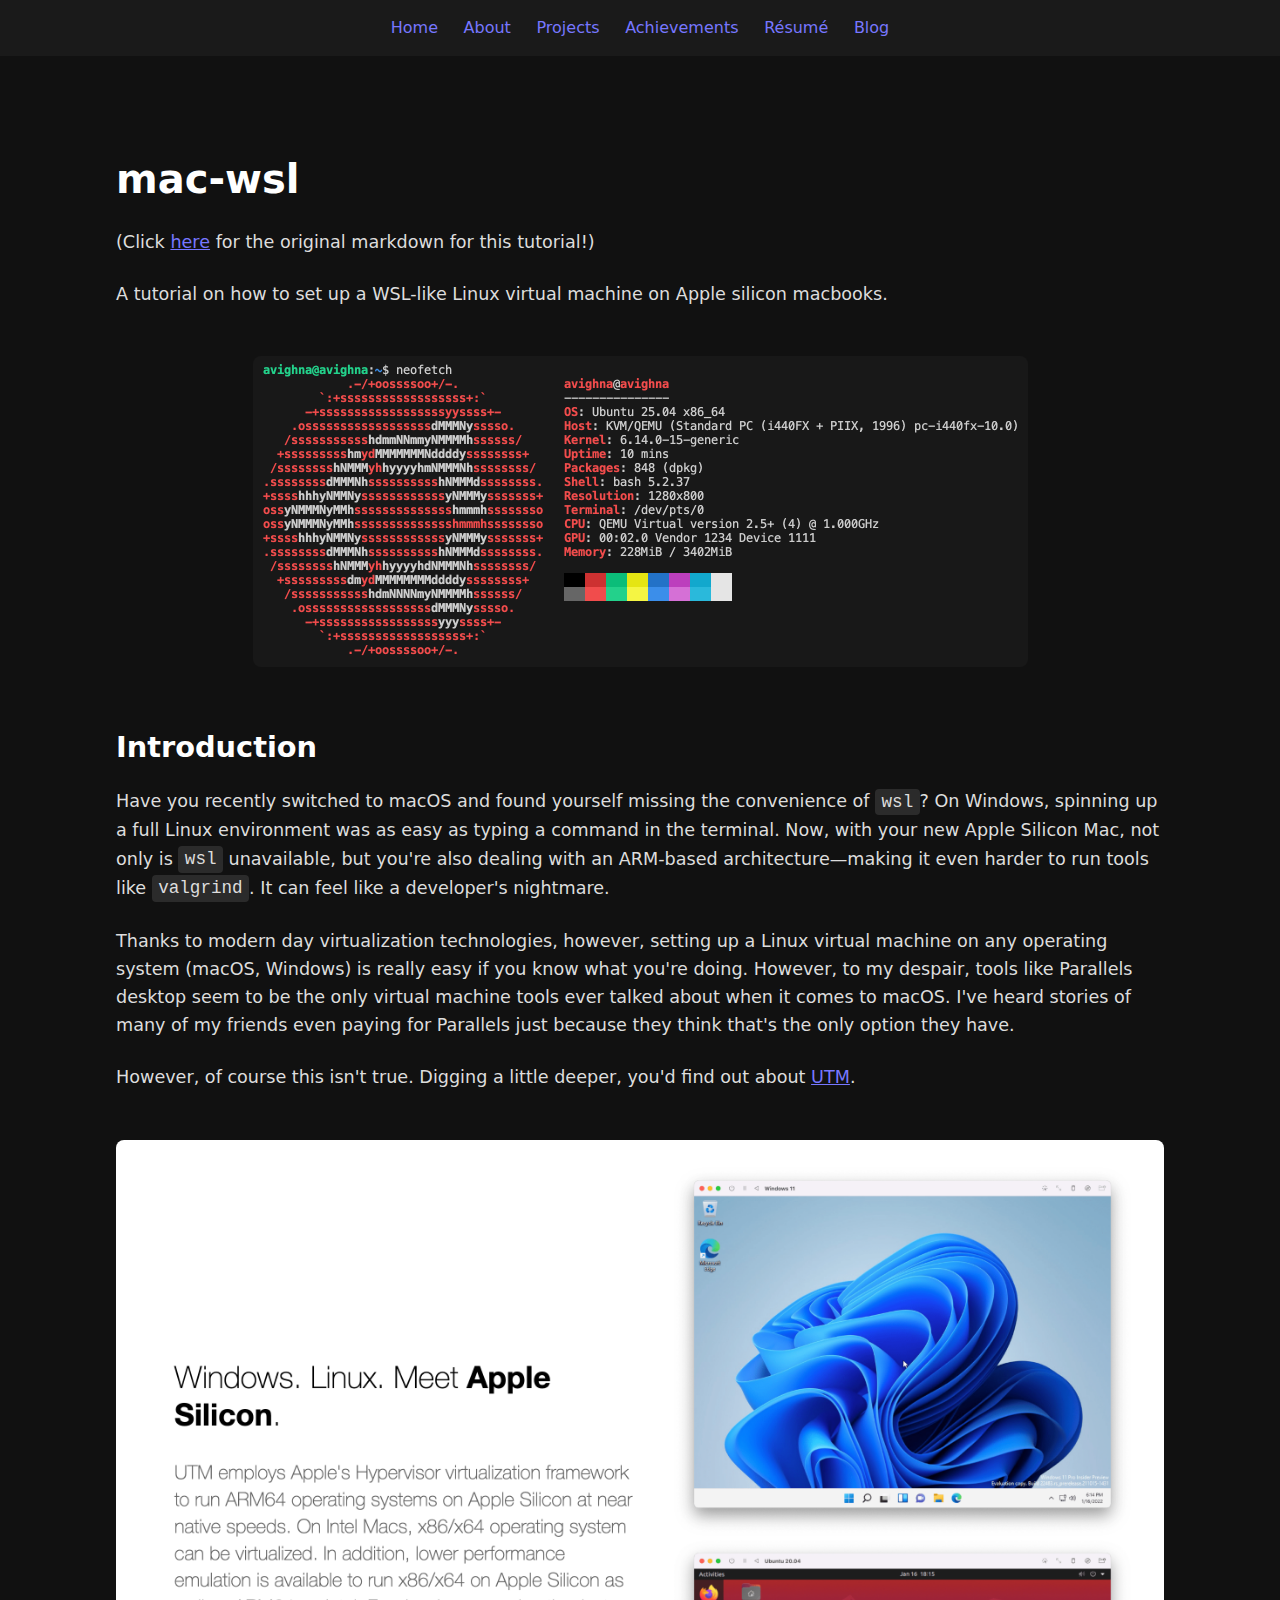
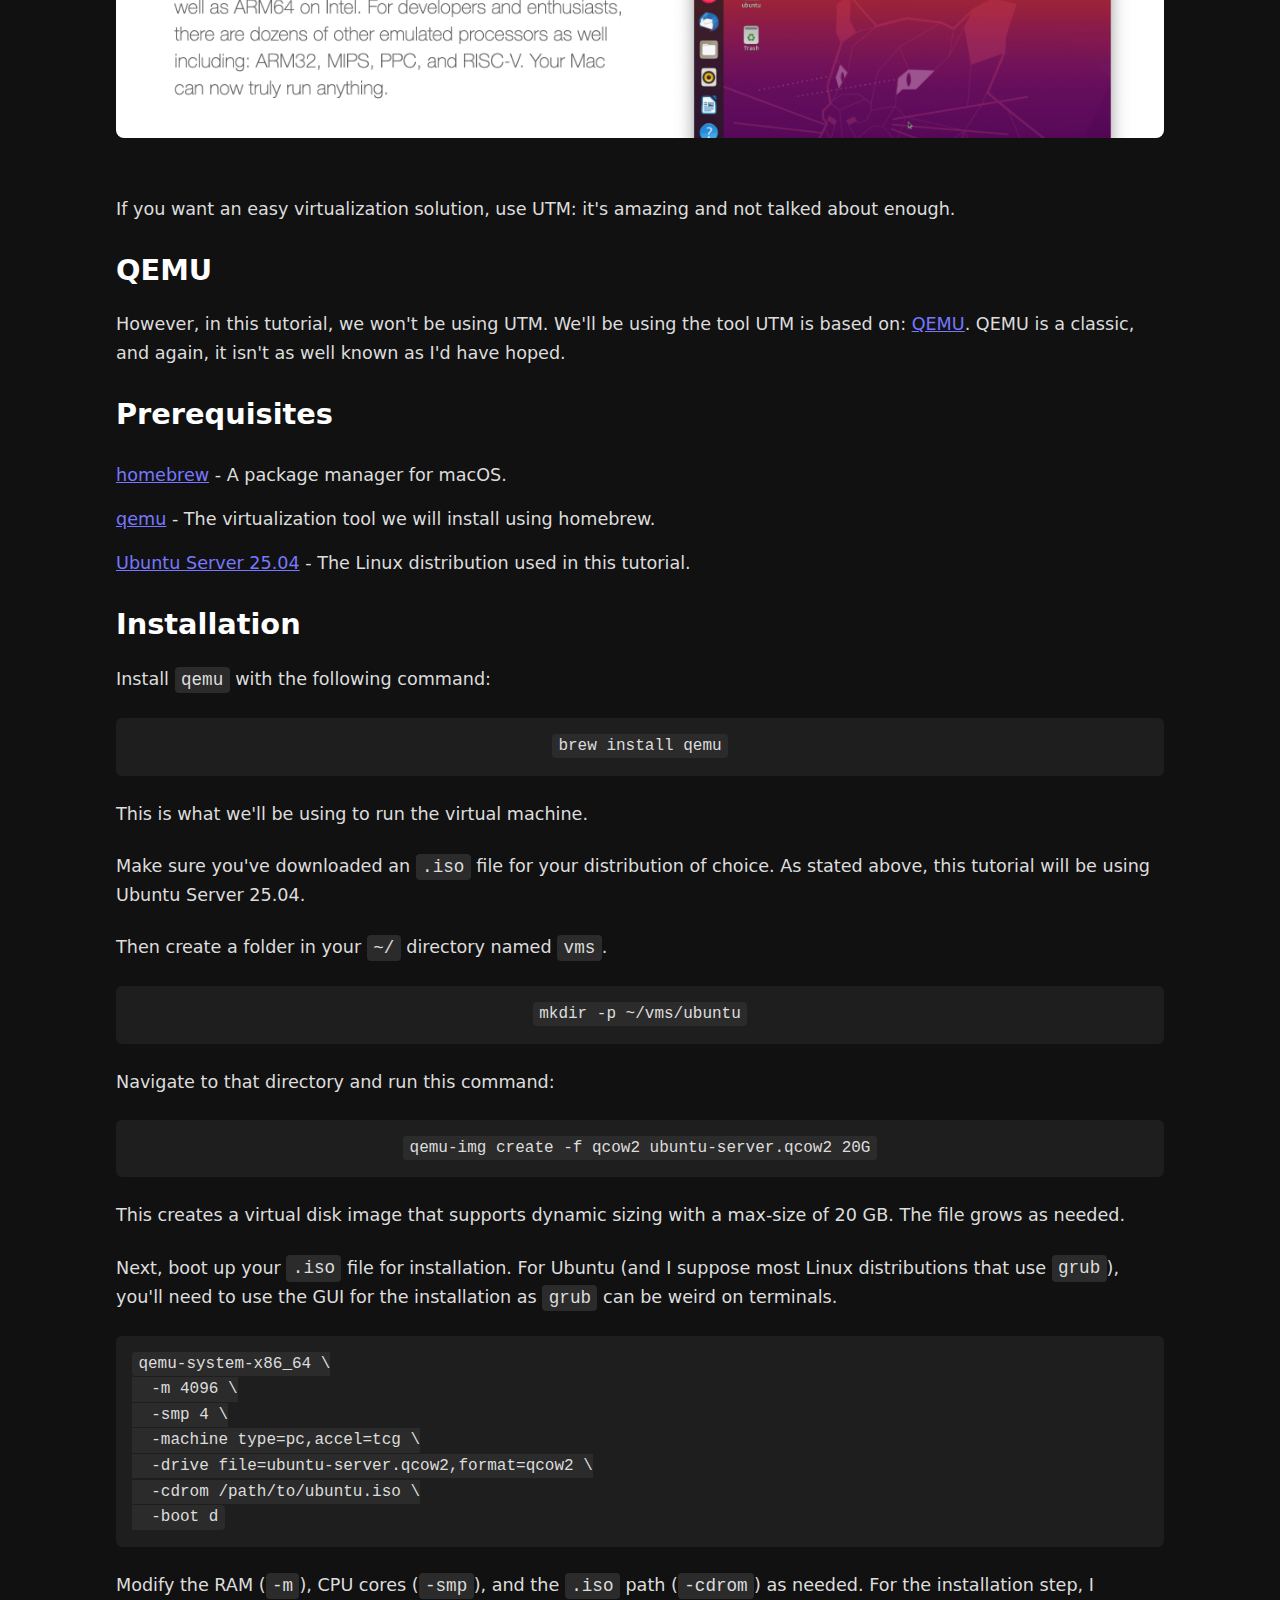
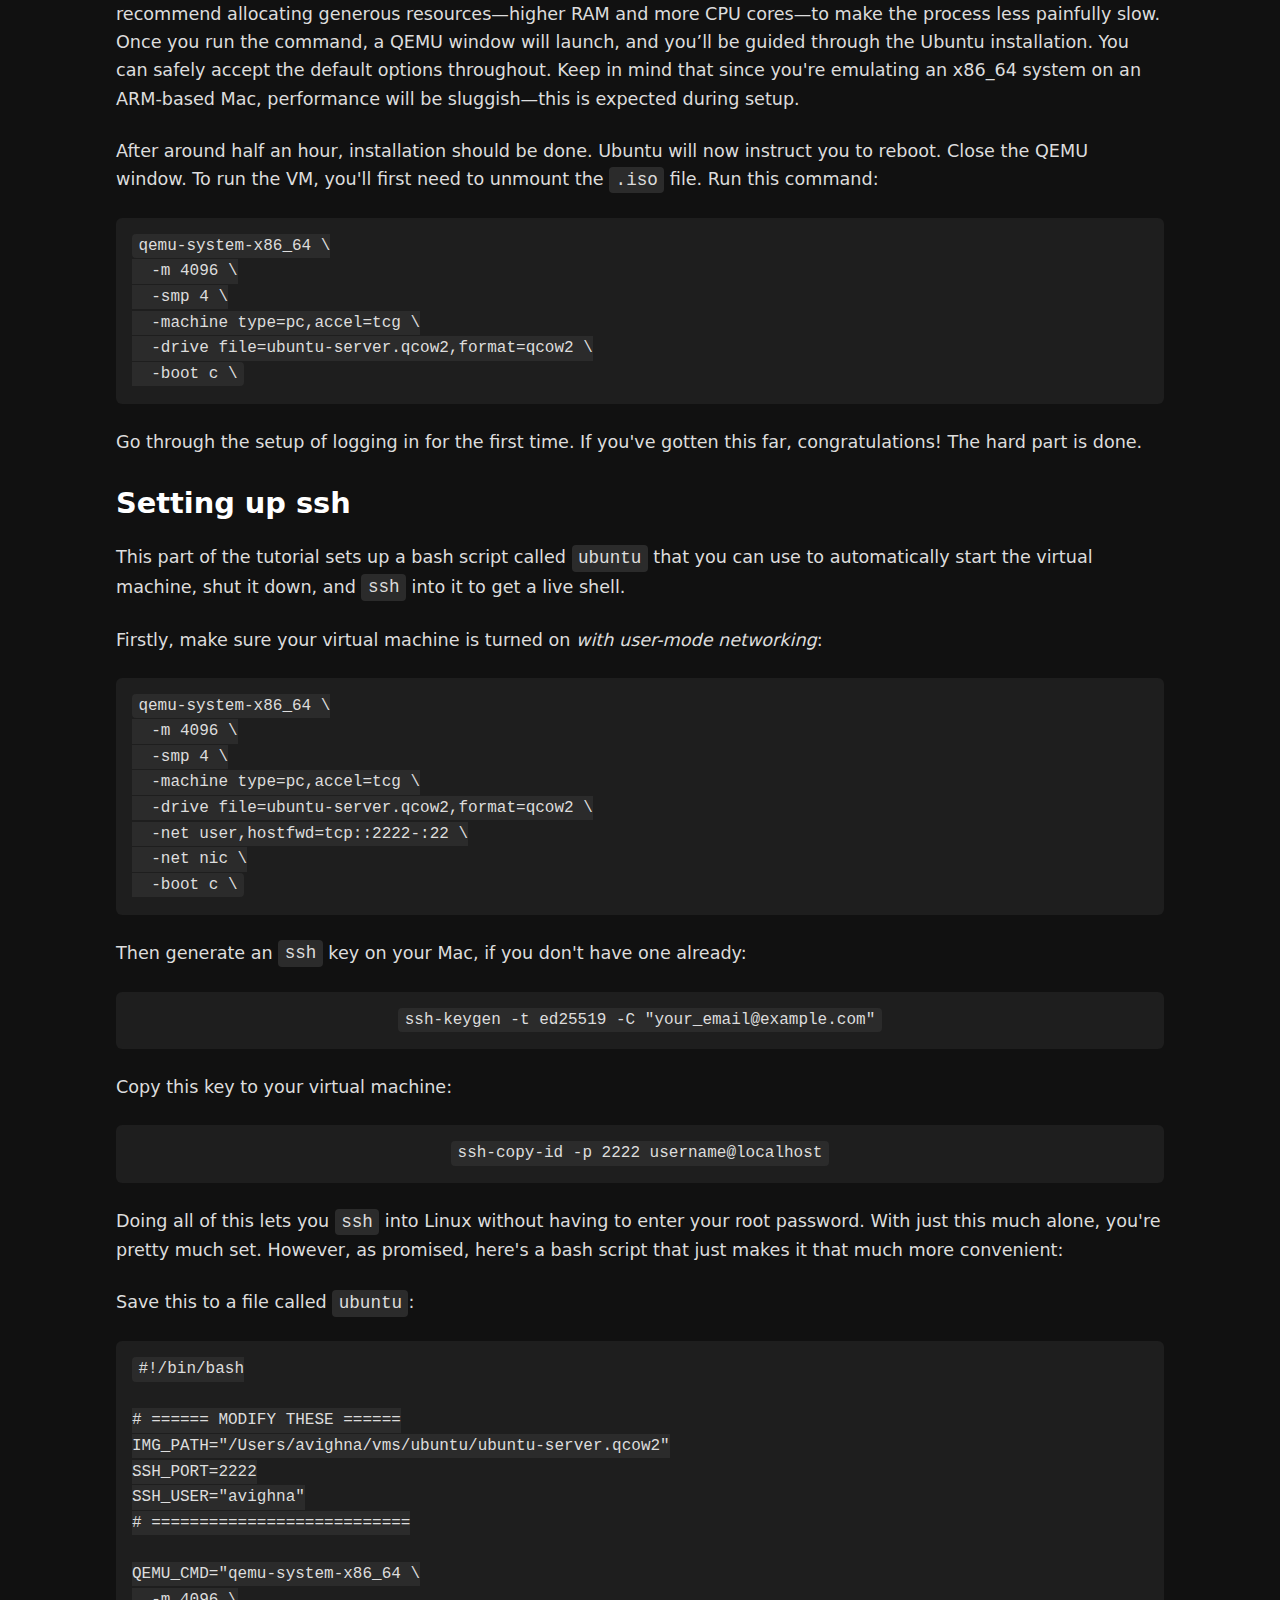
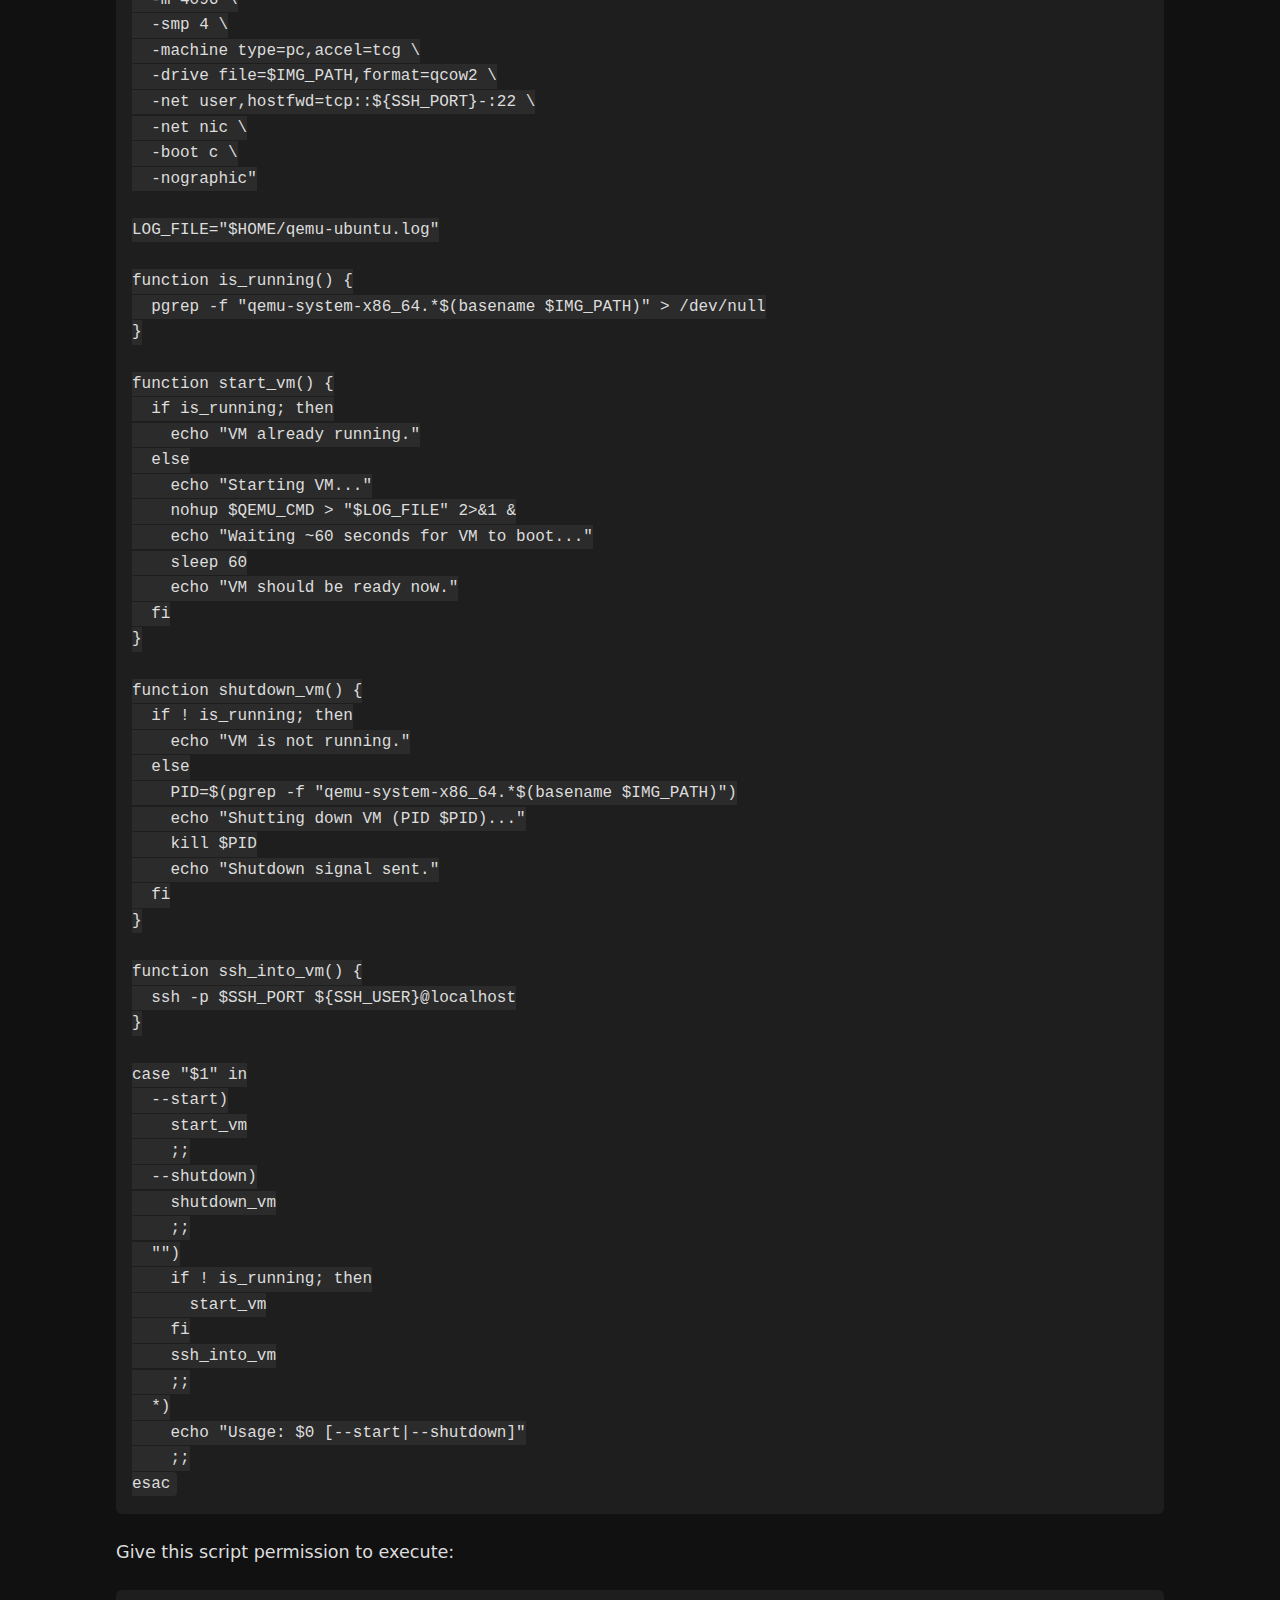
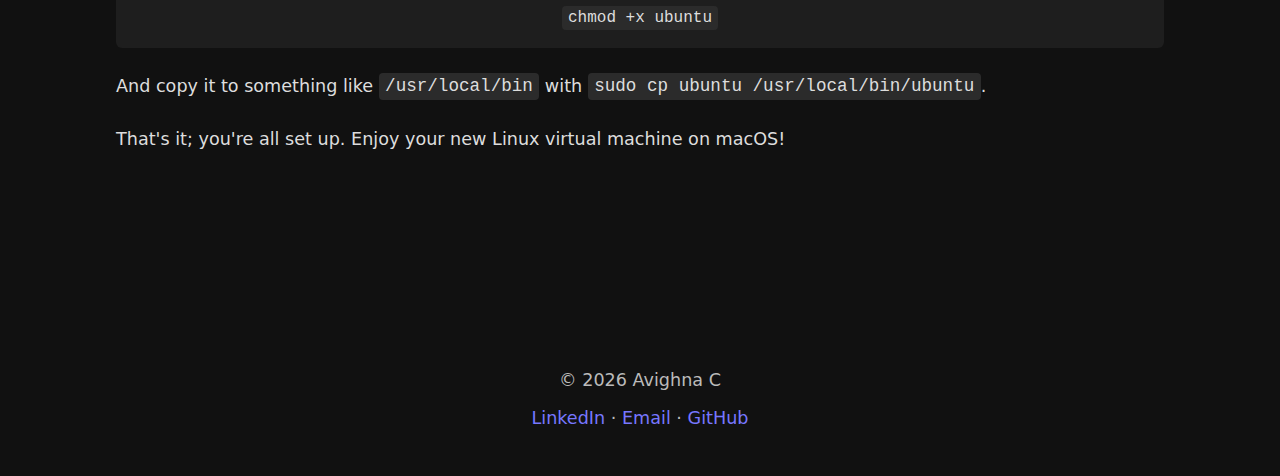
<file: blog/mac-wsl.html>
<!DOCTYPE html>
<html lang="en">

<head>
  <meta charset="UTF-8" />
  <meta name="viewport" content="width=device-width, initial-scale=1.0" />
  <title>mac-wsl — Blog</title>
  <link rel="stylesheet" href="../assets/styles.css" />
  <link rel="prefetch" href="../images/blog/mac-wsl/image1.png">
  <link rel="prefetch" href="../images/blog/mac-wsl/image2.png">
  <link rel="icon" type="image/svg+xml" href="../images/favicon/favicon.svg">
  <link rel="icon" type="image/png" sizes="32x32" href="../images/favicon/favicon_32x32.png">
  <link rel="icon" type="image/png" sizes="16x16" href="../images/favicon/favicon_16x16.png">
  <link rel="icon" type="image/png" sizes="48x48" href="../images/favicon/favicon_48x48.png">
  <link rel="icon" type="image/png" sizes="64x64" href="../images/favicon/favicon_64x64.png">
  <link rel="icon" type="image/png" sizes="128x128" href="../images/favicon/favicon_128x128.png">
  <link rel="shortcut icon" href="../images/favicon/favicon.ico">
<!-- Google tag (gtag.js) -->
<script async src="https://www.googletagmanager.com/gtag/js?id=G-JDL5HQQ82Z"></script>
<script>
  window.dataLayer = window.dataLayer || [];
  function gtag(){dataLayer.push(arguments);}
  gtag('js', new Date());
  gtag('config', 'G-JDL5HQQ82Z');
</script>
<link rel="shortcut icon" href="../images/favicon/favicon.ico">

</head>

<body>
  <div id="header-placeholder">
    <header>
      <nav>
        <a href="/">Home</a>
        <a href="/about">About</a>
        <a href="/projects">Projects</a>
        <a href="/achievements">Achievements</a>
        <a href="/resume">Résumé</a>
        <a href="/blog">Blog</a>
      </nav>
    </header>
  </div>

  <main class="blog-page">
    <article class="blog-post">
      <h1>mac-wsl</h1>
      <p>(Click <a href="/blog/mac-wsl.md" class="markdown-link">here</a> for the original markdown for this tutorial!)</p>

      <p>A tutorial on how to set up a WSL-like Linux virtual machine on Apple silicon macbooks.</p>

      <p align="center">
        <img width="775" alt="image" src="../images/blog/mac-wsl/image1.png" />
      </p>

      <h2>Introduction</h2>
      <p>Have you recently switched to macOS and found yourself missing the convenience of <code>wsl</code>? On Windows, spinning up a full Linux environment was as easy as typing a command in the terminal. Now, with your new Apple Silicon Mac, not only is <code>wsl</code> unavailable, but you're also dealing with an ARM-based architecture—making it even harder to run tools like <code>valgrind</code>. It can feel like a developer's nightmare.</p>

      <p>Thanks to modern day virtualization technologies, however, setting up a Linux virtual machine on any operating system (macOS, Windows) is really easy if you know what you're doing. However, to my despair, tools like Parallels desktop seem to be the only virtual machine tools ever talked about when it comes to macOS. I've heard stories of many of my friends even paying for Parallels just because they think that's the only option they have.</p>

      <p>However, of course this isn't true. Digging a little deeper, you'd find out about <a href="https://mac.getutm.app/">UTM</a>.</p>

      <p align="center">
        <img width="1202" alt="an image from the UTM home page" src="../images/blog/mac-wsl/image2.png" />
      </p>

      <p>If you want an easy virtualization solution, use UTM: it's amazing and not talked about enough.</p>

      <h2>QEMU</h2>
      <p>However, in this tutorial, we won't be using UTM. We'll be using the tool UTM is based on: <a href="https://www.qemu.org/">QEMU</a>. QEMU is a classic, and again, it isn't as well known as I'd have hoped.</p>

      <h2>Prerequisites</h2>
      <ul class="prerequisites-list">
        <li><a href="https://brew.sh/">homebrew</a> - A package manager for macOS.</li>
        <li><a href="https://www.qemu.org/">qemu</a> - The virtualization tool we will install using homebrew.</li>
        <li><a href="https://ubuntu.com/download/server">Ubuntu Server 25.04</a> - The Linux distribution used in this tutorial.</li>
      </ul>

      <h2>Installation</h2>
      <p>Install <code>qemu</code> with the following command:</p>
      <pre class="center"><code>brew install qemu</code></pre>

      <p>This is what we'll be using to run the virtual machine.</p>

      <p>Make sure you've downloaded an <code>.iso</code> file for your distribution of choice. As stated above, this tutorial will be using Ubuntu Server 25.04.</p>

      <p>Then create a folder in your <code>~/</code> directory named <code>vms</code>.</p>
      <pre class="center"><code>mkdir -p ~/vms/ubuntu</code></pre>

      <p>Navigate to that directory and run this command:</p>
      <pre class="center"><code>qemu-img create -f qcow2 ubuntu-server.qcow2 20G</code></pre>

      <p>This creates a virtual disk image that supports dynamic sizing with a max-size of 20 GB. The file grows as needed.</p>

      <p>Next, boot up your <code>.iso</code> file for installation. For Ubuntu (and I suppose most Linux distributions that use <code>grub</code>), you'll need to use the GUI for the installation as <code>grub</code> can be weird on terminals.</p>
      <pre><code>qemu-system-x86_64 \
  -m 4096 \
  -smp 4 \
  -machine type=pc,accel=tcg \
  -drive file=ubuntu-server.qcow2,format=qcow2 \
  -cdrom /path/to/ubuntu.iso \
  -boot d</code></pre>

      <p>Modify the RAM (<code>-m</code>), CPU cores (<code>-smp</code>), and the <code>.iso</code> path (<code>-cdrom</code>) as needed. For the installation step, I recommend allocating generous resources—higher RAM and more CPU cores—to make the process less painfully slow. Once you run the command, a QEMU window will launch, and you’ll be guided through the Ubuntu installation. You can safely accept the default options throughout. Keep in mind that since you're emulating an x86_64 system on an ARM-based Mac, performance will be sluggish—this is expected during setup.</p>

      <p>After around half an hour, installation should be done. Ubuntu will now instruct you to reboot. Close the QEMU window. To run the VM, you'll first need to unmount the <code>.iso</code> file. Run this command:</p>
      <pre><code>qemu-system-x86_64 \
  -m 4096 \
  -smp 4 \
  -machine type=pc,accel=tcg \
  -drive file=ubuntu-server.qcow2,format=qcow2 \
  -boot c \
</code></pre>

      <p>Go through the setup of logging in for the first time. If you've gotten this far, congratulations! The hard part is done.</p>

      <h2>Setting up ssh</h2>
      <p>This part of the tutorial sets up a bash script called <code>ubuntu</code> that you can use to automatically start the virtual machine, shut it down, and <code>ssh</code> into it to get a live shell.</p>

      <p>Firstly, make sure your virtual machine is turned on <em>with user-mode networking</em>:</p>
      <pre><code>qemu-system-x86_64 \
  -m 4096 \
  -smp 4 \
  -machine type=pc,accel=tcg \
  -drive file=ubuntu-server.qcow2,format=qcow2 \
  -net user,hostfwd=tcp::2222-:22 \
  -net nic \
  -boot c \
</code></pre>

      <p>Then generate an <code>ssh</code> key on your Mac, if you don't have one already:</p>
      <pre class="center"><code>ssh-keygen -t ed25519 -C "your_email@example.com"</code></pre>

      <p>Copy this key to your virtual machine:</p>
      <pre class="center"><code>ssh-copy-id -p 2222 username@localhost</code></pre>

      <p>Doing all of this lets you <code>ssh</code> into Linux without having to enter your root password. With just this much alone, you're pretty much set. However, as promised, here's a bash script that just makes it that much more convenient:</p>

      <p>Save this to a file called <code>ubuntu</code>:</p>
      <pre><code>#!/bin/bash

# ====== MODIFY THESE ======
IMG_PATH="/Users/avighna/vms/ubuntu/ubuntu-server.qcow2"
SSH_PORT=2222
SSH_USER="avighna"
# ===========================

QEMU_CMD="qemu-system-x86_64 \
  -m 4096 \
  -smp 4 \
  -machine type=pc,accel=tcg \
  -drive file=$IMG_PATH,format=qcow2 \
  -net user,hostfwd=tcp::${SSH_PORT}-:22 \
  -net nic \
  -boot c \
  -nographic"

LOG_FILE="$HOME/qemu-ubuntu.log"

function is_running() {
  pgrep -f "qemu-system-x86_64.*$(basename $IMG_PATH)" > /dev/null
}

function start_vm() {
  if is_running; then
    echo "VM already running."
  else
    echo "Starting VM..."
    nohup $QEMU_CMD > "$LOG_FILE" 2>&1 &
    echo "Waiting ~60 seconds for VM to boot..."
    sleep 60
    echo "VM should be ready now."
  fi
}

function shutdown_vm() {
  if ! is_running; then
    echo "VM is not running."
  else
    PID=$(pgrep -f "qemu-system-x86_64.*$(basename $IMG_PATH)")
    echo "Shutting down VM (PID $PID)..."
    kill $PID
    echo "Shutdown signal sent."
  fi
}

function ssh_into_vm() {
  ssh -p $SSH_PORT ${SSH_USER}@localhost
}

case "$1" in
  --start)
    start_vm
    ;;
  --shutdown)
    shutdown_vm
    ;;
  "")
    if ! is_running; then
      start_vm
    fi
    ssh_into_vm
    ;;
  *)
    echo "Usage: $0 [--start|--shutdown]"
    ;;
esac</code></pre>

      <p>Give this script permission to execute:</p>
      <pre class="center"><code>chmod +x ubuntu</code></pre>

      <p>And copy it to something like <code>/usr/local/bin</code> with <code>sudo cp ubuntu /usr/local/bin/ubuntu</code>.</p>

      <p>That's it; you're all set up. Enjoy your new Linux virtual machine on macOS!</p>
    </article>
  </main>

  <div id="footer-placeholder">
    <footer>
      <div class="footer-container">
        <p>&copy; <span id="year"></span> Avighna Chhatrapati</p>
        <p>
          <a href="https://linkedin.com/in/avighnakc" target="_blank" rel="noopener noreferrer">LinkedIn</a> ·
          <a href="mailto:avighnakc@gmail.com">Email</a> ·
          <a href="https://github.com/avighnac" target="_blank" rel="noopener noreferrer">GitHub</a>
        </p>
      </div>
    </footer>
  </div>
  <script src="../assets/script.js"></script>
</body>

</html>
</file>
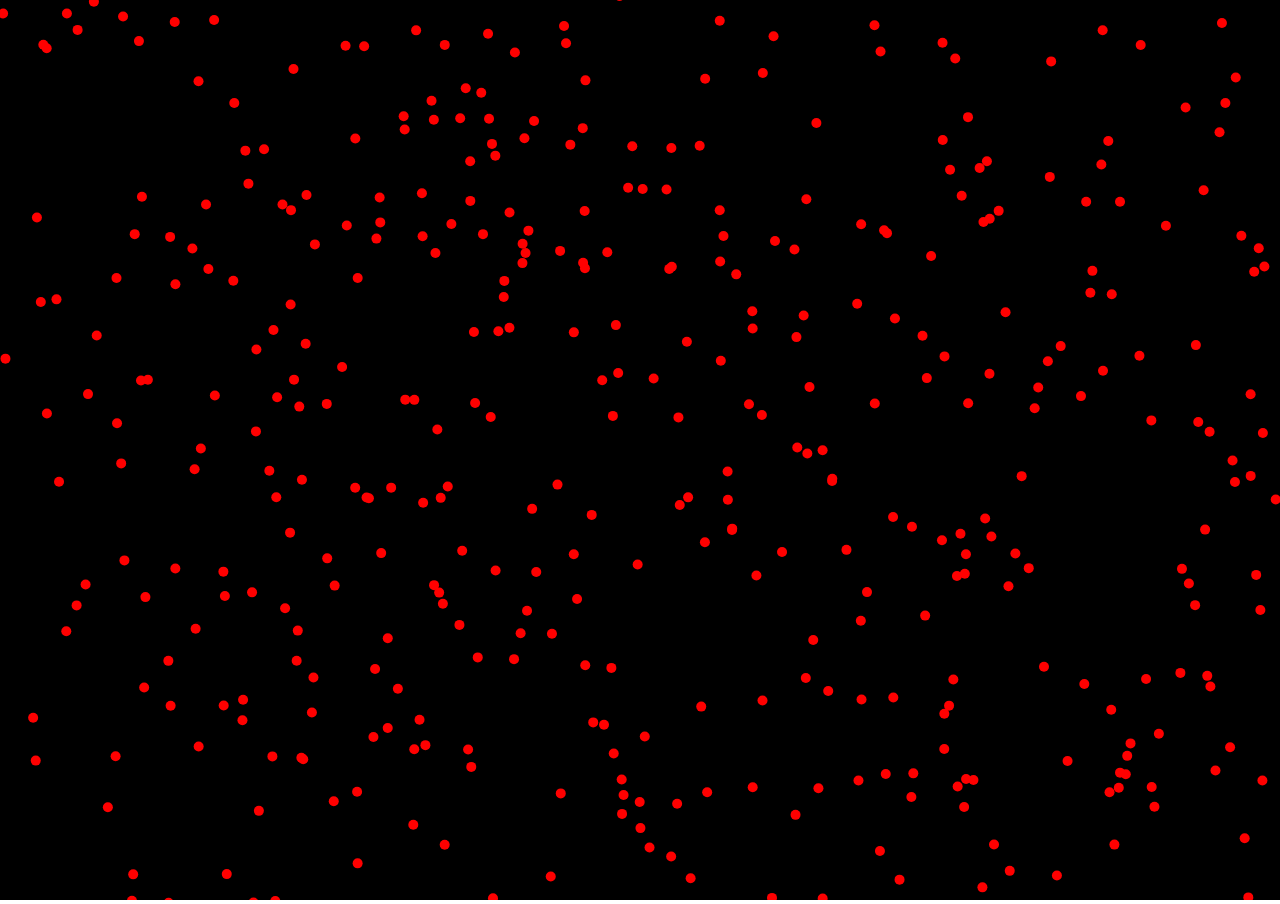
<file: random/gravity/gravity.html>
<!DOCTYPE html>
<html lang="en">
<head>
  <meta charset="UTF-8">
  <meta name="viewport" content="width=device-width, initial-scale=1.0">
  <title>Gravity</title>
  <link rel="stylesheet" href="gravity.css">
</head>
<body>
  <canvas id="canvas"></canvas>
  <script src="gravity.js"></script>
</body>
</html>
</file>
<file: assets/styles.css>
body {
  font-family: system-ui, sans-serif;
  margin: 0;
  padding: 0;
  background: #111;
  color: #eee;
}

nav {
  display: flex;
  justify-content: center;
  padding: 0.75rem 1rem;
  background: #1a1a1a;
}

nav a {
  font-weight: 500;
  padding: 0.4rem 0.8rem;
  text-decoration: none;
  white-space: nowrap;
}

nav a:hover {
  color: #ddeeff;
}

h1 {
  font-size: 2.5rem;
  margin-bottom: 1rem;
}

p {
  font-size: 1.1rem;
  margin-bottom: 1rem;
}

a {
  color: #77f;
  text-decoration: none;
  transition: color 0.2s ease;
}

a:hover {
  text-decoration: underline;
  color: #aac8ff;
}

main {
  max-width: 720px;
  margin: 6rem auto 4rem;
  padding: 1rem;
  text-align: center;
}

main.blog-page {
  max-width: 120vh;
  margin-top: 0;
}

a.cta-button {
  display: inline-block;
  margin-top: 1.5rem;
  padding: 0.65rem 1.4rem;
  background: rgba(36, 36, 36, 0.7);
  backdrop-filter: blur(8px);
  border: 1px solid rgba(100, 100, 255, 0.2);
  border-radius: 8px;
  color: #aaccff;
  font-weight: 500;
  box-shadow: 0 2px 6px rgba(0, 0, 0, 0.4);
  transition: all 0.25s ease;
}

a.cta-button:hover {
  background: rgba(56, 56, 56, 0.9);
  color: #cce6ff;
  border-color: rgba(140, 140, 255, 0.4);
  transform: translateY(-1px);
}

.footer-container {
  max-width: 720px;
  margin: 0 auto;
  padding: 3rem 1rem 2rem;
  text-align: center;
  font-size: 0.95rem;
  color: #bbb;
}

.footer-links a {
  margin: 0 0.4rem;
  font-weight: 500;
}

.project {
  display: flex;
  align-items: center;
  gap: 1.5rem;
  margin: 3rem 0;
  padding: 0 1rem;
  max-width: 900px;
  margin-left: auto;
  margin-right: auto;
}

.project img {
  width: 120px;
  height: 120px;
  border-radius: 12px;
  object-fit: cover;
  border: 1px solid #333;
  box-shadow: 0 2px 8px rgba(0, 0, 0, 0.3);
}

.project-text {
  flex: 1;
}

.project-text h2 {
  margin: 0 0 0.5rem;
  font-size: 1.5rem;
}

.project-text p {
  margin: 0 0 0.75rem;
  line-height: 1.5;
}

/* For projects without images */
.project.no-image {
  justify-content: center;
  text-align: center;
  flex-direction: column;
}

.project.no-image .project-text {
  max-width: 600px;
}

@media (max-width: 640px) {
  .project {
    flex-direction: column;
    text-align: center;
  }

  .project-text {
    align-items: center;
  }

  .project img {
    width: 100px;
    height: 100px;
  }

  .project.no-image .project-text {
    padding-top: 1rem;
  }
}

.project-links {
  display: flex;
  justify-content: center;
  gap: 1rem;
  margin-top: 0.5rem;
}

.project-links a {
  background: #2b2b2b;
  color: #fff;
  padding: 0.4rem 0.8rem;
  border-radius: 6px;
  text-decoration: none;
  font-weight: 500;
  transition: background 0.2s ease;
}

.project-links a:hover {
  background: #3d3d3d;
}

.hover-detail {
  border-bottom: 1px dashed #888;
  cursor: help;
  position: relative;
  font-size: 0.9em;
  color: #888;
}

.hover-detail::after {
  content: attr(data-tooltip);
  visibility: hidden;
  opacity: 0;
  width: 280px;
  background-color: #222;
  color: #fff;
  text-align: left;
  border-radius: 6px;
  padding: 0.75rem;
  position: absolute;
  z-index: 10;
  bottom: 125%;
  left: 50%;
  transform: translateX(-50%);
  transition: opacity 0.2s ease-in-out;
  pointer-events: none;
  font-size: 0.85em;
  white-space: normal;
}

.hover-detail:hover::after {
  visibility: visible;
  opacity: 1;
}

.achievement {
  display: flex;
  flex-wrap: nowrap;
  align-items: flex-start;
  justify-content: space-between;
  gap: 2rem;
  margin: 2.5rem 0;
  padding-bottom: 2rem;
  max-width: 1000px;
  margin-inline: auto;
}

.achievement-text {
  flex: 2 1 0;
  min-width: 0;
}

.cert-bundle {
  flex: 1 1 220px;
  position: relative;
  display: flex;
  justify-content: center;
  align-items: flex-start;
  max-width: 220px;
  min-width: 180px;
  min-height: 250px;
}

.cert-preview {
  width: 100%;
  max-width: 220px;
  border-radius: 6px;
  box-shadow: 0 4px 12px rgba(0, 0, 0, 0.2);
  transition: transform 0.3s ease, box-shadow 0.3s ease, opacity 0.3s ease;
  position: absolute;
  top: 0;
  left: 0;
  opacity: 1;
  z-index: 2;
}

/* Overlapping back layers */
.cert-bundle .cert-preview:nth-of-type(2) {
  transform: rotate(-2deg);
  top: 18px;
  left: 18px;
  opacity: 0.9;
  z-index: 1;
}

.cert-bundle .cert-preview:nth-of-type(3) {
  transform: rotate(2deg);
  top: 36px;
  left: 36px;
  opacity: 0.85;
  z-index: 0;
}

/* Hover animation */
.cert-bundle:hover .cert-preview {
  transform: scale(1.04);
  box-shadow: 0 6px 20px rgba(0, 0, 0, 0.25);
}

.cert-bundle:hover .cert-preview:nth-of-type(2) {
  transform: rotate(-4deg) translate(9px, 9px) scale(1.03);
  opacity: 1;
  z-index: 1;
}

.cert-bundle:hover .cert-preview:nth-of-type(3) {
  transform: rotate(4deg) translate(12px, 12px) scale(1.02);
  opacity: 1;
  z-index: 1;
}

.medal {
  font-size: 1.3em;
  vertical-align: middle;
  margin-right: 0.4em;
}

.medal.silver {
  color: #c0c0c0;
  filter: drop-shadow(0 0 2px #aaa);
}

.section-title {
  font-size: 1.75rem;
  font-weight: 600;
  text-align: center;
  margin-top: 4rem;
  margin-bottom: 2.5rem;
  position: relative;
  display: inline-block;
  padding-bottom: 0.4rem;
  color: inherit;
}

.section-title::after {
  content: "";
  display: block;
  height: 3px;
  width: 60px;
  background-color: currentColor;
  margin: 0.6rem auto 0;
  border-radius: 2px;
  opacity: 0.4;
}

.math-oly .cert-bundle {
  max-width: 280px;
  min-height: unset;
}

.math-oly .cert-preview {
  max-width: 280px;
}

.ap-entry {
  display: flex;
  justify-content: space-between;
  align-items: flex-start;
  padding: 0.75rem 1rem;
  margin-bottom: 0.75rem;
}

.ap-text {
  display: flex;
  flex-direction: column;
}

.ap-text h3 {
  margin: 0;
  font-size: 1.15rem;
  font-weight: 600;
}

.ap-subtext {
  margin-top: 0.3rem;
  font-size: 0.9rem;
  opacity: 0.7;
}

.ap-score {
  font-family: 'Roboto Mono', 'Menlo', 'Consolas', monospace;
  font-size: 1.15rem;
  font-weight: 600;
  white-space: nowrap;
}

.ap-score.good {
  color: #4CAF50;
}

.ap-score.mid {
  color: #FFA000;
}

.ap-exams .cert-bundle {
  min-height: unset;
}

.achievement-category.misc .cert-preview {
  max-width: 260px;
}

.achievement-category.misc .cert-bundle {
  max-width: 260px;
  min-width: 200px;
  min-height: 300px;
}

.blog-list {
  list-style: none;
  padding: 0;
  margin: 2.5rem auto 0;
  max-width: 800px;
  display: flex;
  flex-direction: column;
  gap: 1.5rem;
}

.blog-list li {
  padding: 1rem 1.25rem;
  background-color: rgba(255, 255, 255, 0.04);
  border-radius: 8px;
  transition: background 0.2s ease, transform 0.2s ease;
}

.blog-list li:hover {
  background-color: rgba(255, 255, 255, 0.07);
  transform: translateY(-1px);
}

.blog-link {
  text-decoration: none;
  color: inherit;
  display: block;
}

.blog-link:visited,
.blog-link:hover,
.blog-link:active,
.blog-link:focus {
  text-decoration: none;
  color: inherit;
}

.blog-title {
  font-size: 1.25rem;
  font-weight: 600;
  margin: 0;
}

.blog-description {
  margin-top: 0.4rem;
  font-size: 0.95rem;
  opacity: 0.75;
  line-height: 1.4;
}

.blog-post {
  max-width: none;
  margin: 2rem auto;
  padding: 1rem;
  line-height: 1.6;
  color: #ddd;
}

.blog-post h1,
.blog-post h2 {
  color: #fff;
  margin-bottom: 1rem;
}

.blog-post h1 {
  font-size: 2.5rem;
}

.blog-post h2 {
  font-size: 1.8rem;
}

.blog-post p {
  margin-bottom: 1.5rem;
}

.blog-post a {
  color: #77f;
  text-decoration: underline;
}

.blog-post a:hover {
  color: #aac8ff;
}

.blog-post pre {
  background: #1e1e1e;
  padding: 1rem;
  border-radius: 6px;
  overflow-x: auto;
  margin-bottom: 1.5rem;
  text-align: left;
}

.blog-post pre.center {
  text-align: center;
}

.blog-post code {
  background: #2b2b2b;
  padding: 0.2rem 0.4rem;
  border-radius: 4px;
  font-family: 'Courier New', Courier, monospace;
}

.blog-post img {
  max-width: 100%;
  height: auto;
  border-radius: 8px;
  margin: 1.5rem 0;
}

.prerequisites-list {
  list-style: none;
  padding: 0;
  margin: 1.5rem 0;
}

.prerequisites-list li {
  margin-bottom: 1rem;
  font-size: 1.1rem;
  line-height: 1.6;
}

.prerequisites-list a {
  color: #77f;
  text-decoration: underline;
}

.prerequisites-list a:hover {
  color: #aac8ff;
}

.blog-post {
  text-align: left;
}

.blog-subtle-break,
.blog-subtle-note {
  font-size: 1rem;
  opacity: 0.75;
  font-style: italic;
  margin: 2rem 0 1rem;
  color: #ccc;
}

.blog-transition {
  font-size: 1.1rem;
  font-weight: 500;
  color: #ccc;
  margin-top: 2.5rem;
  margin-bottom: 1.5rem;
}

.blog-post blockquote {
  font-style: italic;
  opacity: 0.85;
  margin: 1.2rem 0;
  padding-left: 1rem;
  border-left: 2px solid rgba(255, 255, 255, 0.1);
}

.symbol-map {
  display: flex;
  flex-direction: column;
  align-items: center;
  gap: 0.75rem;
  /* tighter vertical spacing */
  margin: 2rem 0;
  font-size: 1.1rem;
}

.symbol-map div {
  display: flex;
  align-items: center;
  gap: 1.25rem;
}

/* Arrow base style */
.inline-arrow {
  width: 60px;
  height: 16px;
  stroke: #aaa;
  stroke-width: 1.5;
  fill: none;
  flex-shrink: 0;
  transition: transform 0.3s ease;
}

/* Hover animation */
.symbol-map div:hover .inline-arrow {
  transform: translateX(4px);
}

.interruption {
  display: inline-block;
  margin-left: 0.2rem;
  margin-right: 0.2rem;
  font-weight: 600;
  font-size: 1.2em;
  transform: translateY(-1px);
}

.blog-hard-break {
  margin: 2rem 0 0.5rem;
  font-size: 1.15rem;
  font-weight: 600;
}
</file>
<file: random/gravity/gravity.css>
html, body {
  height: 100%;
  margin: 0;
}
</file>
